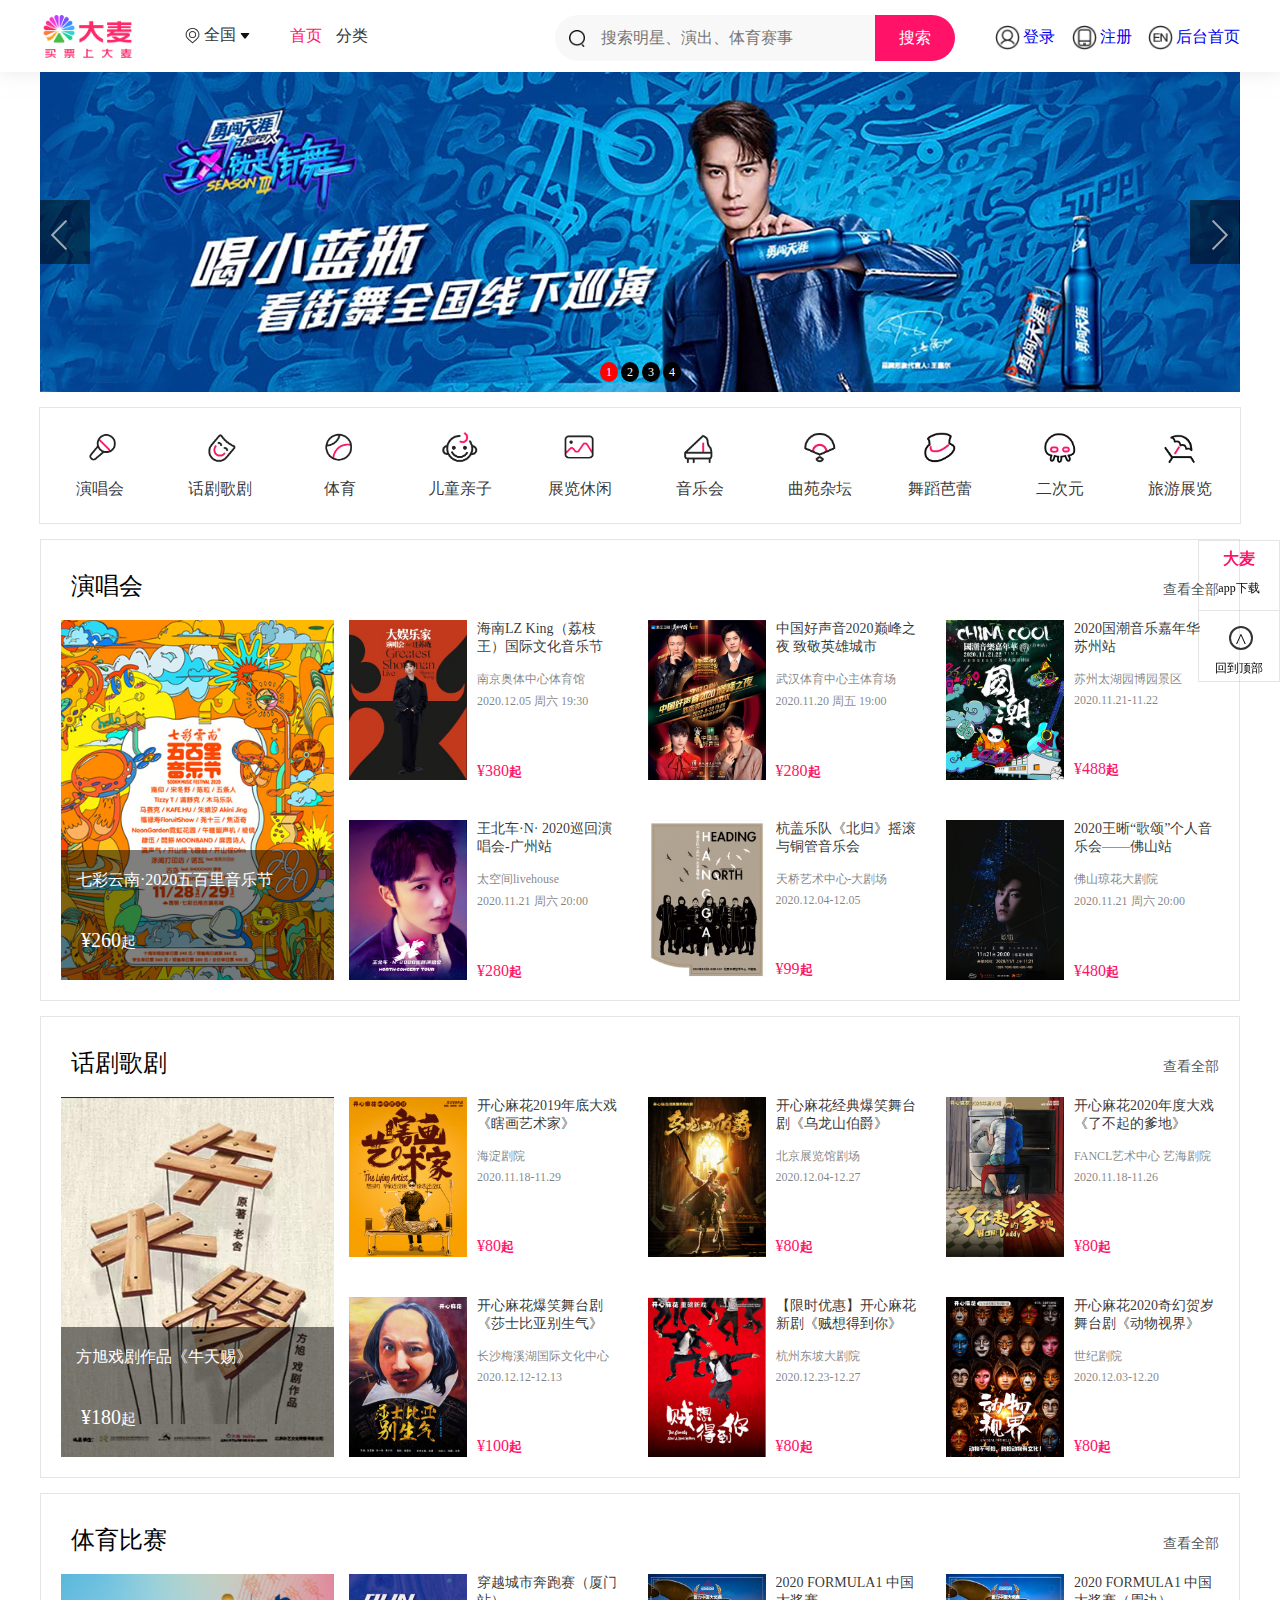
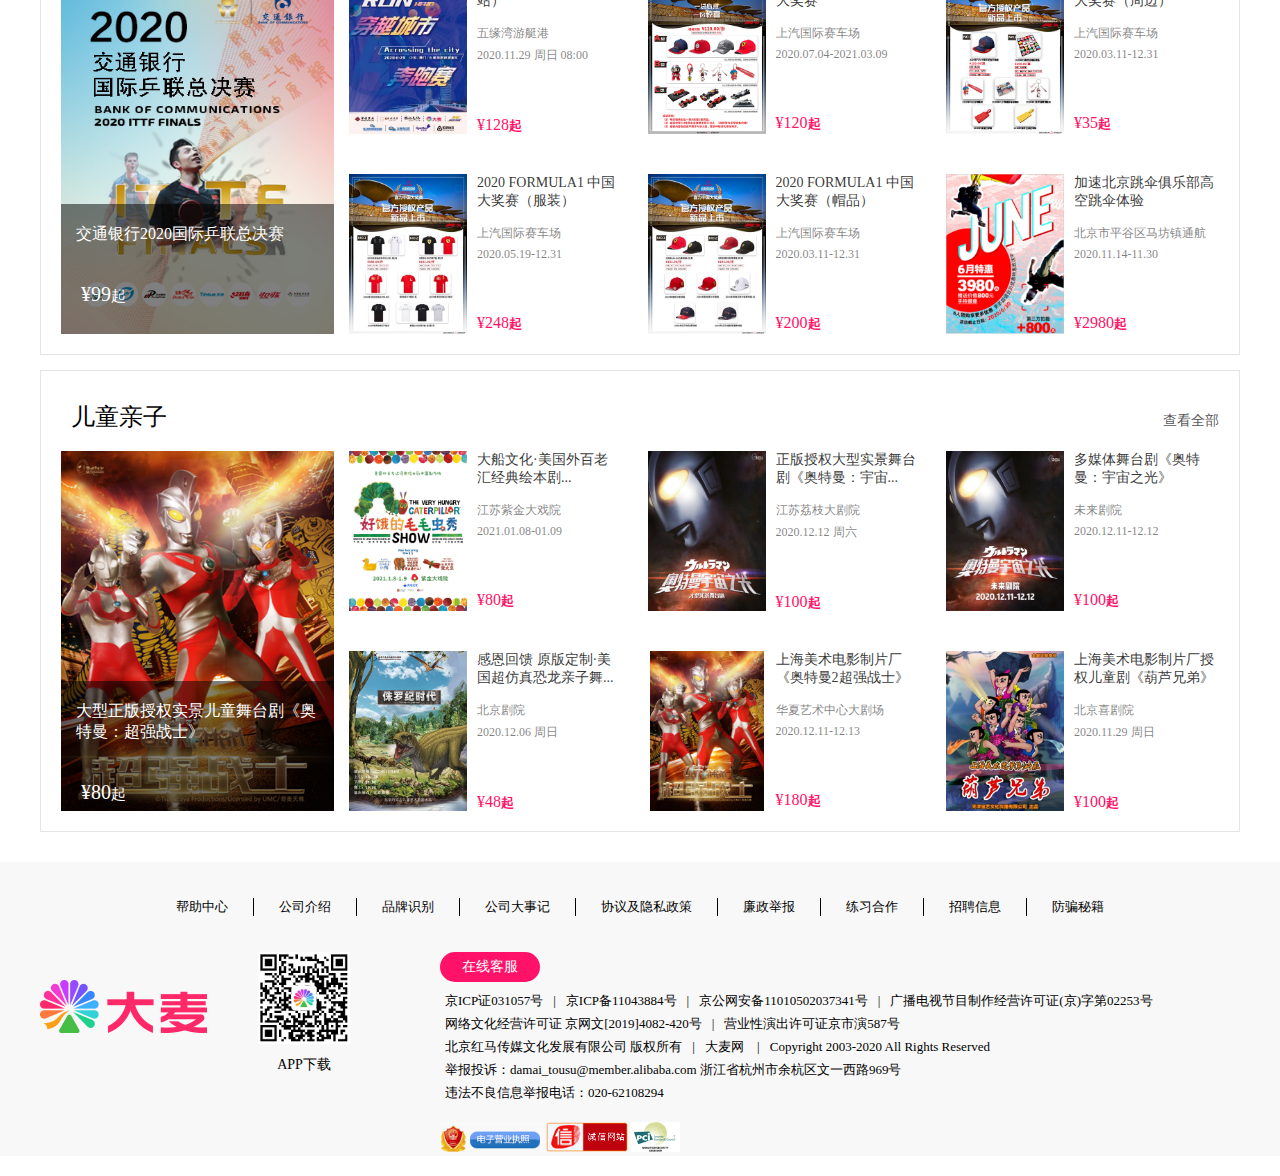
<file: index.html>
<!DOCTYPE html>
<html lang="en">
<head>
    <meta charset="UTF-8">
    <meta name="viewport" content="width=device-width, initial-scale=1.0">
    <link rel="stylesheet" href="./css/reset.css">
    <link rel="stylesheet" href="./css/header.css">
    <link rel="stylesheet" href="./css/container.css">
    <link rel="stylesheet" href="./css/footer.css">
    <link rel="stylesheet" href="./css/side.css">
    <script src="./js/jquery-3.4.1.min.js"></script>
    <script src="./js/index.js"></script>
    <title>大麦网首页</title>
</head>
<body>
    <header id="header">
        <div class="head-middle">
            <div class="con-left">
                <img src="./img/header/logo.png" alt="">
            </div>
            <div class="con-middle">
                <ul class="city">
                    <li class="city-pos">
                        <a href="">
                            <img class="add" src="./img/header/icon02.png" alt="">
                            <span>全国</span>
                            <img class="chose" src="./img/header/icon01.png" alt="">
                            <div class="city-info">
                                <div class="now-city">
                                    <span>当前城市：</span>
                                    <span class="name">全国</span>
                                </div>
                                <div class="hot-city">
                                    <span>热门城市：</span>
                                    <span class="name">全国</span>
                                    <span class="name">北京</span>
                                    <span class="name">上海</span>
                                    <span class="name">深圳</span>
                                    <span class="name">广州</span>
                                    <span class="name">杭州</span>
                                    <span class="name">天津</span>
                                    <span class="name">重庆</span>
                                    <span class="name">成都</span>
                                    <span class="name">中国香港</span>
                                </div>
                                <div class="else-city">
                                    <p>
                                        <span>其他城市：</span>
                                        <span class="name">上海</span>
                                        <span class="name">北京</span>
                                        <span class="name">成都</span>
                                        <span class="name">杭州</span>
                                        <span class="name">深圳</span>
                                        <span class="name">天津</span>
                                        <span class="name">广州</span>
                                        <span class="name">南京</span>
                                        <span class="name">苏安</span>
                                        <span class="name">西安</span>
                                    </p>
                                    <p class="else-name">
                                        <span class="name">武汉</span>
                                        <span class="name">重庆</span>
                                        <span class="name">青岛</span>
                                        <span class="name">大连</span>
                                        <span class="name">长沙</span>
                                        <span class="name">沈阳</span>
                                        <span class="name">宁波</span>
                                        <span class="name">郑州</span>
                                        <span class="name">合肥</span>
                                        <span class="name">厦门</span>
                                    </p>
                                    <p class="else-name">
                                        <span class="name">哈尔滨</span>
                                        <span class="name">昆明</span>
                                        <span class="name">无锡</span>
                                        <span class="name">太原</span>
                                        <span class="name">佛山</span>
                                        <span class="name">南宁</span>
                                        <span class="name">济南</span>
                                        <span class="name">珠海</span>
                                        <span class="name">南昌</span>
                                        <span class="name">长春</span>
                                    </p>
                                    <p class="else-name">
                                        <span class="name">呼和浩特</span>
                                        <span class="name">海口</span>
                                        <span class="name">石家庄</span>
                                        <span class="name">福州</span>
                                        <span class="name">绍兴</span>
                                        <span class="name">惠州</span>
                                        <span class="name">烟台</span>
                                        <span class="name">常州</span>
                                        <span class="name">凉山</span>
                                    </p>
                                    <p class="else-name">
                                        <span class="name">贵阳</span>
                                        <span class="name">包头</span>
                                        <span class="name">衡水</span>
                                        <span class="name">马鞍山</span>
                                        <span class="name">泉州</span>
                                        <span class="name">株洲</span>
                                        <span class="name">东莞</span>
                                        <span class="name">吉安</span>
                                        <span class="name">廊坊</span>
                                        <span class="name">南通</span>
                                    </p>
                                    <p class="else-name">
                                        <span class="name">唐山</span>
                                        <span class="name">兰州</span>
                                        <span class="name">丽水</span>
                                        <span class="name">中山</span>
                                        <span class="name">遵义</span>
                                        <span class="name">黄冈</span>
                                        <span class="name">江门</span>
                                        <span class="name">聊城</span>
                                        <span class="name">柳州</span>
                                        <span class="name">银川</span>
                                    </p>
                                    <p class="else-name">
                                        <span class="name">舟山</span>
                                        <span class="name">滨州</span>
                                        <span class="name">抚州</span>
                                        <span class="name">济宁</span>
                                        <span class="name">洛阳</span>
                                        <span class="name">宁德</span>
                                        <span class="name">鄂尔多斯</span>
                                        <span class="name">河源</span>
                                        <span class="name">嘉兴</span>
                                        <span class="name">金华</span>
                                    </p>
                                    <p class="else-name">
                                        <span class="name">六盘水</span>
                                        <span class="name">营口</span>
                                        <span class="name">鞍山</span>
                                        <span class="name">安康</span>
                                        <span class="name">北海</span>
                                        <span class="name">大理</span>
                                        <span class="name">广州</span>
                                        <span class="name">吉林</span>
                                        <span class="name">九江</span>
                                        <span class="name">辽阳</span>
                                    </p>
                                    <p class="else-name">
                                        <span class="name">临溪</span>
                                        <span class="name">台州</span>
                                        <span class="name">徐州</span>
                                        <span class="name">宜唱</span>
                                        <span class="name">桂林</span>
                                        <span class="name">湖州</span>
                                        <span class="name">丽江</span>
                                        <span class="name">梅州</span>
                                        <span class="name">三亚</span>
                                        <span class="name">宿迁</span>
                                    </p>
                                    <p class="else-name">
                                        <span class="name">泰安</span>
                                        <span class="name">泰州</span>
                                        <span class="name">温州</span>
                                        <span class="name">乌鲁木齐</span>
                                        <span class="name">芜湖</span>
                                        <span class="name">新乡</span>
                                        <span class="name">兴安盟</span>
                                        <span class="name">盐城</span>
                                        <span class="name">中国澳门</span>
                                    </p>
                                    <p class="else-name">
                                        <span class="name">中国香港</span>
                                        <span class="name">雷州</span>
                                        <span class="name">保定</span>
                                        <span class="name">沧州</span>
                                        <span class="name">达州</span>
                                        <span class="name">淮北</span>
                                        <span class="name">拉萨</span>
                                        <span class="name">乐山</span>
                                        <span class="name">连云港</span>
                                    </p>
                                    <p class="else-name">
                                        <span class="name">陵水</span>
                                        <span class="name">绵阳</span>
                                        <span class="name">南充</span>
                                        <span class="name">萍乡</span>
                                        <span class="name">通化</span>
                                        <span class="name">咸阳</span>
                                        <span class="name">邢台</span>
                                        <span class="name">宜春</span>
                                        <span class="name">岳阳</span>
                                        <span class="name">张家口</span>
                                    </p>
                                    <p class="else-name">
                                        <span class="name">湛江</span>
                                        <span class="name">淄博</span>
                                        <span class="name">国际及港澳台</span>
                                    </p>



                                </div>
                            </div>
                        </a>
                    </li>   
                    <li class="msg">
                        <a href="" class="first">首页</a>
                        <a href="">分类</a>
                    </li>                  
                </ul>
            </div>
            <div class="con-search">
                <img src="./img/header/icon04.png" alt="" >
                <input type="search" name="" placeholder="搜索明星、演出、体育赛事">
                <div class="search">搜索</div>
            </div>
            <div class="con-msg">
                <ul class="msg-list">
                    <li class="login">
                        <a href="login.html">
                            <img src="./img/header/icon06.png" alt="">
                            <span>登录</span>
                           
                                <ul class="login-list">
                                    <li>个人信息</li>
                                    <li>账号设置</li>
                                    <li>订单管理</li>
                                </ul>
                        </a>
                    </li>
                    <li class="download">
                        <a href="regist.html">
                            <img src="./img/header/icon03.png" alt="">
                            <span>注册</span>
                            <div class="img"><img src="./img/header/erweima.jpg" alt=""></div>
                        </a>
                    </li>
                    <li class="eng">
                        <a href="./listindex.html">
                            <img src="./img/header/icon05.png" alt="">
                            <span>后台首页</span>
                        </a>
                    </li>
                </ul>
            </div>
        </div>
    </header>
    <div id="container">
        <div class="banner">
            <div class="img"> 
                <ul>
                    <li class="curr"><img src="./img/banner/1.jpg" alt=""></li>
                    <li><img src="./img/banner/2.jpg" alt=""></li>
                    <li><img src="./img/banner/3.jpg" alt=""></li>
                    <li><img src="./img/banner/4.jpg" alt=""></li>
                </ul>
            </div>
            <div class="icon">
                <ul class="icon-list">
                    <li class="first">1</li>
                    <li>2</li>
                    <li>3</li>
                    <li>4</li>
                    
                </ul>
            </div>
            <div class="btn left"></div>
            <div class="btn right"></div>
            
        </div>
        <div class="nav-menu">
            <ul class="nav-list">
                <li>
                    <a href="">
                       <div class="bg-img bg-img0"></div>
                       <p>演唱会</p>
                    </a>
                </li>
                <li>
                    <a href="">
                        <div class="bg-img bg-img1"></div>
                        <p>话剧歌剧</p>
                    </a>
                </li>
                <li>
                    <a href="">
                        <div class="bg-img bg-img2"></div>
                        <p>体育</p>
                    </a>
                </li>
                <li>
                    <a href="">
                        <div class="bg-img bg-img3"></div>
                        <p>儿童亲子</p>
                    </a>
                </li>
                <li>
                    <a href="">
                        <div class="bg-img bg-img4"></div>
                        <p>展览休闲</p>
                    </a>
                </li>
                <li>
                    <a href="">
                        <div class="bg-img bg-img5"></div>
                        <p>音乐会</p>
                    </a>
                </li>
                <li>
                    <a href="">
                        <div class="bg-img bg-img6"></div>
                        <p>曲苑杂坛</p>
                    </a>
                </li>
                <li>
                    <a href="">
                        <div class="bg-img bg-img7"></div>
                        <p>舞蹈芭蕾</p>
                    </a>
                </li>
                <li>
                    <a href="">
                        <div class="bg-img bg-img8"></div>
                        <p>二次元</p>
                    </a>
                </li>
                <li>
                    <a href="">
                        <div class="bg-img bg-img9"></div>
                        <p>旅游展览</p>
                    </a>
                </li>
            </ul>
        </div>
        <div class="singing">
            <div class="title">
                <h2 class="title-name">演唱会</h2>
                <a href='./listall.html' class="find-all">查看全部</a>
            </div>
            <div class="sing-content">
                <div class="left">
                    <img src="./img/content/left-1.jpg" alt="">
                    <div class="sing-info">
                        <p class="left-title">七彩云南·2020五百里音乐节 </p>
                        <p class="left-price">¥260<span class="font">起</span></p>
                    </div>
                </div>
                <div class="right">
                    <ul class="sing-menu">
                        <li>
                            <a href="./singing.html">
                                <div class="img">
                                    <img src="./img/content/1.jpg" alt="">
                                </div>
                                <div class="msg">
                                    <p class="tit">海南LZ King（荔枝王）国际文化音乐节</p>
                                    <p class="address">南京奥体中心体育馆</p>
                                    <p class="time">2020.12.05 周六 19:30</p>
                                    <p class="price">¥380<span class="font">起</span></p>
                                </div>
                            </a>
                        </li>
                        <li>
                            <a href="./singing.html">
                                <div class="img">
                                    <img src="./img/content/2.jpg" alt="">
                                </div>
                                <div class="msg">
                                    <p class="tit">中国好声音2020巅峰之夜 致敬英雄城市</p>
                                    <p class="address">武汉体育中心主体育场</p>
                                    <p class="time">2020.11.20 周五 19:00</p>
                                    <p class="price">¥280<span class="font">起</span></p>
                                </div>
                            </a>
                        </li>
                        <li>
                            <a href="./singing.html">
                                <div class="img">
                                    <img src="./img/content/3.jpg" alt="">
                                </div>
                                <div class="msg">
                                    <p class="tit">2020国潮音乐嘉年华 苏州站</p>
                                    <p class="address">苏州太湖园博园景区</p>
                                    <p class="time">2020.11.21-11.22</p>
                                    <p class="price">¥488<span class="font">起</span></p>
                                </div>
                            </a>
                        </li>
                        <li>
                            <a href="./singing.html">
                                <div class="img">
                                    <img src="./img/content/4.png" alt="">
                                </div>
                                <div class="msg">
                                    <p class="tit">王北车·N· 2020巡回演唱会-广州站</p>
                                    <p class="address">太空间livehouse</p>
                                    <p class="time">2020.11.21 周六 20:00</p>
                                    <p class="price">¥280<span class="font">起</span></p>
                                </div>
                            </a>
                        </li>
                        <li>
                            <a href="./singing.html">
                                <div class="img">
                                    <img src="./img/content/5.jpg" alt="">
                                </div>
                                <div class="msg">
                                    <p class="tit">杭盖乐队《北归》摇滚与铜管音乐会</p>
                                    <p class="address">天桥艺术中心-大剧场</p>
                                    <p class="time">2020.12.04-12.05</p>
                                    <p class="price">¥99<span class="font">起</span></p>
                                </div>
                            </a>
                        </li>
                        <li>
                            <a href="./singing.html">
                                <div class="img">
                                    <img src="./img/content/6.jpg" alt="">
                                </div>
                                <div class="msg">
                                    <p class="tit">2020王晰“歌颂”个人音乐会——佛山站</p>
                                    <p class="address">佛山琼花大剧院</p>
                                    <p class="time">2020.11.21 周六 20:00</p>
                                    <p class="price">¥480<span class="font">起</span></p>
                                </div>
                            </a>
                        </li>
                    </ul>
                </div>
            </div>
        </div>
        <div class="opera-drama">
            <div class="title">
                <h2 class="title-name">话剧歌剧</h2>
                <a href='./listall.html' class="find-all">查看全部</a>
            </div>
            <div class="opera-drama-content">
                <div class="left">
                    <img src="./img/content/left-2.png" alt="">
                    <div class="sing-info">
                        <p class="left-title">方旭戏剧作品《牛天赐》</p>
                        <p class="left-price">¥180<span class="font">起</span></p>
                    </div>
                </div>
                <div class="right">
                    <ul class="opera-drama-menu">
                        <li>
                            <a href="./sport.html">
                                <div class="img">
                                    <img src="./img/content/7.jpg" alt="">
                                </div>
                                <div class="msg">
                                    <p class="tit">开心麻花2019年底大戏《瞎画艺术家》</p>
                                    <p class="address">海淀剧院</p>
                                    <p class="time">2020.11.18-11.29</p>
                                    <p class="price">¥80<span class="font">起</span></p>
                                </div>
                            </a>
                        </li>
                        <li>
                            <a href="./sport.html">
                                <div class="img">
                                    <img src="./img/content/8.jpg" alt="">
                                </div>
                                <div class="msg">
                                    <p class="tit">开心麻花经典爆笑舞台剧《乌龙山伯爵》</p>
                                    <p class="address">北京展览馆剧场</p>
                                    <p class="time">2020.12.04-12.27</p>
                                    <p class="price">¥80<span class="font">起</span></p>
                                </div>
                            </a>
                        </li>
                        <li>
                            <a href="./sport.html">
                                <div class="img">
                                    <img src="./img/content/9.jpg" alt="">
                                </div>
                                <div class="msg">
                                    <p class="tit">开心麻花2020年度大戏《了不起的爹地》</p>
                                    <p class="address">FANCL艺术中心 艺海剧院</p>
                                    <p class="time">2020.11.18-11.26</p>
                                    <p class="price">¥80<span class="font">起</span></p>
                                </div>
                            </a>
                        </li>
                        <li>
                            <a href="./sport.html">
                                <div class="img">
                                    <img src="./img/content/10.jpg" alt="">
                                </div>
                                <div class="msg">
                                    <p class="tit">开心麻花爆笑舞台剧《莎士比亚别生气》</p>
                                    <p class="address">长沙梅溪湖国际文化中心</p>
                                    <p class="time">2020.12.12-12.13</p>
                                    <p class="price">¥100<span class="font">起</span></p>
                                </div>
                            </a>
                        </li>
                        <li>
                            <a href="./sport.html">
                                <div class="img">
                                    <img src="./img/content/11.png" alt="">
                                </div>
                                <div class="msg">
                                    <p class="tit">【限时优惠】开心麻花新剧《贼想得到你》</p>
                                    <p class="address">杭州东坡大剧院</p>
                                    <p class="time">2020.12.23-12.27</p>
                                    <p class="price">¥80<span class="font">起</span></p>
                                </div>
                            </a>
                        </li>
                        <li>
                            <a href="./sport.html">
                                <div class="img">
                                    <img src="./img/content/12.jpg" alt="">
                                </div>
                                <div class="msg">
                                    <p class="tit">开心麻花2020奇幻贺岁舞台剧《动物视界》</p>
                                    <p class="address">世纪剧院</p>
                                    <p class="time">2020.12.03-12.20</p>
                                    <p class="price">¥80<span class="font">起</span></p>
                                </div>
                            </a>
                        </li>
                    </ul>
                </div>
            </div>
        </div>
        <div class="sports">
            <div class="title">
                <h2 class="title-name">体育比赛</h2>
                <a href='./listall.html' class="find-all">查看全部</a>
            </div>
            <div class="sports-content">
                <div class="left">
                    <img src="./img/content/left-3.jpg" alt="">
                    <div class="sing-info">
                        <p class="left-title">交通银行2020国际乒联总决赛  </p>
                        <p class="left-price">¥99<span class="font">起</span></p>
                    </div>
                </div>
                <div class="right">
                    <ul class="sports-menu">
                        <li>
                            <a href="./sport.html">
                                <div class="img">
                                    <img src="./img/content/13.jpg" alt="">
                                </div>
                                <div class="msg">
                                    <p class="tit">穿越城市奔跑赛（厦门站）</p>
                                    <p class="address">五缘湾游艇港</p>
                                    <p class="time">2020.11.29 周日 08:00</p>
                                    <p class="price">¥128<span class="font">起</span></p>
                                </div>
                            </a>
                        </li>
                        <li>
                            <a href="./sport.html">
                                <div class="img">
                                    <img src="./img/content/14.jpg" alt="">
                                </div>
                                <div class="msg">
                                    <p class="tit">2020 FORMULA1 中国大奖赛</p>
                                    <p class="address">上汽国际赛车场</p>
                                    <p class="time">2020.07.04-2021.03.09</p>
                                    <p class="price">¥120<span class="font">起</span></p>
                                </div>
                            </a>
                        </li>
                        <li>
                            <a href="./sport.html">
                                <div class="img">
                                    <img src="./img/content/15.jpg" alt="">
                                </div>
                                <div class="msg">
                                    <p class="tit">2020 FORMULA1 中国大奖赛（周边）</p>
                                    <p class="address">上汽国际赛车场</p>
                                    <p class="time">2020.03.11-12.31</p>
                                    <p class="price">¥35<span class="font">起</span></p>
                                </div>
                            </a>
                        </li>
                        <li>
                            <a href="./sport.html">
                                <div class="img">
                                    <img src="./img/content/16.jpg" alt="">
                                </div>
                                <div class="msg">
                                    <p class="tit">2020 FORMULA1 中国大奖赛（服装）</p>
                                    <p class="address">上汽国际赛车场</p>
                                    <p class="time">2020.05.19-12.31</p>
                                    <p class="price">¥248<span class="font">起</span></p>
                                </div>
                            </a>
                        </li>
                        <li>
                            <a href="./sport.html">
                                <div class="img">
                                    <img src="./img/content/17.jpg" alt="">
                                </div>
                                <div class="msg">
                                    <p class="tit">2020 FORMULA1 中国大奖赛（帽品）</p>
                                    <p class="address">上汽国际赛车场</p>
                                    <p class="time">2020.03.11-12.31</p>
                                    <p class="price">¥200<span class="font">起</span></p>
                                </div>
                            </a>
                        </li>
                        <li>
                            <a href="./sport.html">
                                <div class="img">
                                    <img src="./img/content/18.png" alt="">
                                </div>
                                <div class="msg">
                                    <p class="tit">加速北京跳伞俱乐部高空跳伞体验</p>
                                    <p class="address">北京市平谷区马坊镇通航</p>
                                    <p class="time">2020.11.14-11.30</p>
                                    <p class="price">¥2980<span class="font">起</span></p>
                                </div>
                            </a>
                        </li>
                    </ul>
                </div>
            </div>
        </div>
        <div class="child">
            <div class="title">
                <h2 class="title-name">儿童亲子</h2>
                <a href='./listall.html' class="find-all">查看全部</a>
            </div>
            <div class="child-content">
                <div class="left">
                    <img src="./img/content/left-4.png" alt="">
                    <div class="sing-info">
                        <p class="left-title">大型正版授权实景儿童舞台剧《奥特曼：超强战士》  </p>
                        <p class="left-price">¥80<span class="font">起</span></p>
                    </div>
                </div>
                <div class="right">
                    <ul class="child-menu">
                        <li>
                            <a href="./singing.html">
                                <div class="img">
                                    <img src="./img/content/19.png" alt="">
                                </div>
                                <div class="msg">
                                    <p class="tit">大船文化·美国外百老汇经典绘本剧...</p>
                                    <p class="address">江苏紫金大戏院</p>
                                    <p class="time">2021.01.08-01.09</p>
                                    <p class="price">¥80<span class="font">起</span></p>
                                </div>
                            </a>
                        </li>
                        <li>
                            <a href="./singing.html">
                                <div class="img">
                                    <img src="./img/content/20.png" alt="">
                                </div>
                                <div class="msg">
                                    <p class="tit">正版授权大型实景舞台剧《奥特曼：宇宙...</p>
                                    <p class="address">江苏荔枝大剧院</p>
                                    <p class="time">2020.12.12 周六</p>
                                    <p class="price">¥100<span class="font">起</span></p>
                                </div>
                            </a>
                        </li>
                        <li>
                            <a href="./singing.html">
                                <div class="img">
                                    <img src="./img/content/21.png" alt="">
                                </div>
                                <div class="msg">
                                    <p class="tit">多媒体舞台剧《奥特曼：宇宙之光》</p>
                                    <p class="address">未来剧院</p>
                                    <p class="time">2020.12.11-12.12</p>
                                    <p class="price">¥100<span class="font">起</span></p>
                                </div>
                            </a>
                        </li>
                        <li>
                            <a href="./singing.html">
                                <div class="img">
                                    <img src="./img/content/22.jpg" alt="">
                                </div>
                                <div class="msg">
                                    <p class="tit">感恩回馈 原版定制·美国超仿真恐龙亲子舞...</p>
                                    <p class="address">北京剧院</p>
                                    <p class="time">2020.12.06 周日</p>
                                    <p class="price">¥48<span class="font">起</span></p>
                                </div>
                            </a>
                        </li>
                        <li>
                            <a href="./singing.html">
                                <div class="img">
                                    <img src="./img/content/23.png" alt="">
                                </div>
                                <div class="msg">
                                    <p class="tit">上海美术电影制片厂《奥特曼2超强战士》</p>
                                    <p class="address">华夏艺术中心大剧场</p>
                                    <p class="time">2020.12.11-12.13</p>
                                    <p class="price">¥180<span class="font">起</span></p>
                                </div>
                            </a>
                        </li>
                        <li>
                            <a href="./singing.html">
                                <div class="img">
                                    <img src="./img/content/24.jpg" alt="">
                                </div>
                                <div class="msg">
                                    <p class="tit">上海美术电影制片厂授权儿童剧《葫芦兄弟》</p>
                                    <p class="address">北京喜剧院</p>
                                    <p class="time">2020.11.29 周日</p>
                                    <p class="price">¥100<span class="font">起</span></p>
                                </div>
                            </a>
                        </li>
                    </ul>
                </div>
            </div>
        </div>
    </div>
    <div id="side">
        <div class="download-app">
            <p class="damai">大麦</p>
            <p class="app-down">app下载</p>
            <div class="img-app">
                <img src="./img/side/erweima.jpg" alt="">
            </div>
        </div>
        <div class="top">
            <p class="icon">^</p>
            <p class="back-top"><a href="#header"> 回到顶部</a></p>
        </div>
    </div>
    <footer id="footer">
        <div class="foot-links">
            <ul class="links-menu">
                <li><a href="">帮助中心</a></li>
                <li><a href="">公司介绍</a></li>
                <li><a href="">品牌识别</a></li>
                <li><a href="">公司大事记</a></li>
                <li><a href="">协议及隐私政策</a></li>
                <li><a href="">廉政举报</a></li>
                <li><a href="">练习合作</a></li>
                <li><a href="">招聘信息</a></li>
                <li><a href="">防骗秘籍</a></li>
            </ul>
        </div>
        <div class="foot-msg">
            <div class="foot-msg-left clearfix">
                <div class="damai"><img src="./img/footer/foot02.png" alt=""></div>
                <div class="app">
                    <img src="./img/footer/app.jpg" alt="">
                    <p>APP下载</p>
                </div>
            </div>
            <div class="foot-msg-right">
                <ul>
                    <li class="line-people">
                        <a href=""> 
                            <p>在线客服</p>
                        </a>
                    </li>
                    <li class="words">
                        <a href="">
                           <span class="font">京ICP证031057号</span><span>|</span><span class="font">京ICP备11043884号</span><span>|</span><span class="font">京公网安备11010502037341号</span><span>|</span><span class="font">广播电视节目制作经营许可证(京)字第02253号</span>
                        </a>
                    </li>
                    <li class="words">
                        <a href="">
                           <span class="font">网络文化经营许可证 京网文[2019]4082-420号</span><span>|</span><span class="font">营业性演出许可证京市演587号</span>
                        </a>
                    </li>
                    <li class="words">
                        <span class="font">北京红马传媒文化发展有限公司 版权所有</span><span>|</span><span class="font">大麦网</span> <span>|</span><span class="font">Copyright 2003-2020 All Rights Reserved</span>
                    </li>
                    <li class="words">
                        <span class="font">举报投诉：damai_tousu@member.alibaba.com   浙江省杭州市余杭区文一西路969号</span>
                    </li>
                    <li class="words">
                        <span class="font">违法不良信息举报电话：020-62108294</span>
                    </li>
                    <li class="police-img">
                        <a href=""><img src="./img/footer/foot04.png" alt=""></a>                    
                        <a href=""><img src="./img/footer/foot01.png" alt=""></a>                        
                        <a href=""><img src="./img/footer/foot03.png" alt="">  </a>                    
                    </li>
                </ul>
            </div>
        </div>
    </footer>
</body>
</html>
</file>
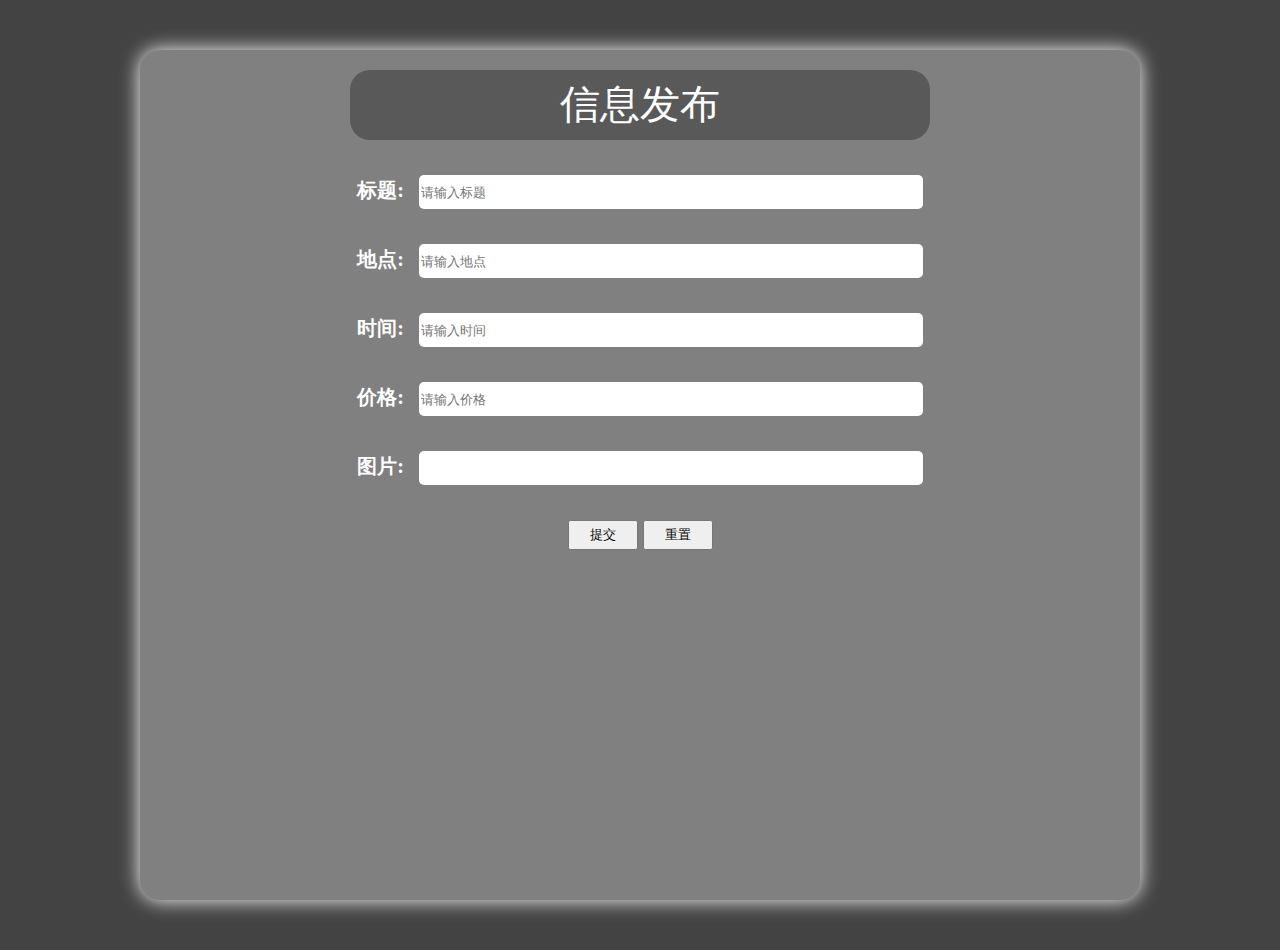
<file: add.html>
<!DOCTYPE html>
<html>
<head>
	<title>发布页</title>
	<meta charset="utf-8">
	<link rel="stylesheet" type="text/css" href="./css/reset.css">
	<style type="text/css">
		body{
			background-color: #434343;
		}

		#container{
			width: 100%;
		}
		#box{
			width: 1000px;
			height: 850px;
			margin: 50px auto;
			/*background-color: #fff;*/

		}
		#form{
			width: 1000px;
			height: 850px;
			padding: 20px;
			margin:auto;
			box-sizing: border-box;
			background-color: gray;
			color: #fff;
			font-size: 20px;
			border-radius: 20px;
			box-shadow: 0 0 20px rgba(255,255,255,1);
		}
		#form .tit{
			width: 580px;
			height: 70px;
			margin: auto;
			background-color: rgba(0,0,0,.3);
			text-align: center;
			font-size: 40px;
			line-height: 70px;
			border-radius: 20px;
		}
		#form ul li{
			margin-top: 35px;
			text-align: center;
		}
		#form ul li label{
			font-weight: 600;
		}
		#form ul li input{
			display: inline-block;
			width: 500px;
			height: 30px;
			border: 2px solid transparent;
			border-radius: 5px;
			margin-left: 10px;
			outline: none;

		}
		#form ul li input:focus{
			border: 2px solid rgba(0,0,0,1);
			
		}
		#form ul li button{
			display: inline-block;
			width: 70px;
			height: 30px;
			cursor: pointer;
		}
		#form ul li button:hover{
			color:#ff6700;
		}
	</style>
</head>
<body>
	<div id="container">
		<div id="box">

			<form id="form" action="" method="post">
				<div class="tit">信息发布</div>
				<ul>
					<li>
						<label for="title">标题:</label>
						<input type="text" name="title" placeholder="请输入标题" id="title">
					</li>
					<li>
						<label for="address">地点:</label>
						<input type="text" name="address" placeholder="请输入地点" id="address">
					</li>
					<li>
						<label for="time">时间:</label>
						<input type="text" name="time" placeholder="请输入时间" id="time">
					</li>
					<li>
						<label for="price">价格:</label>
						<input type="text" name="price" placeholder="请输入价格" id="price">
					</li>
					<li>
						<label for="image">图片:</label>
						<input type="text" name="image" placeholder="" id="image">
					</li>
					<li>
						<button type="submit" class="sub" name="sub">提交</button>
						<button type="reset" class="reset" name="reset">重置</button>
					</li>
				</ul>
			</form>	
		</div>
	</div>
</body>
</html>
</file>
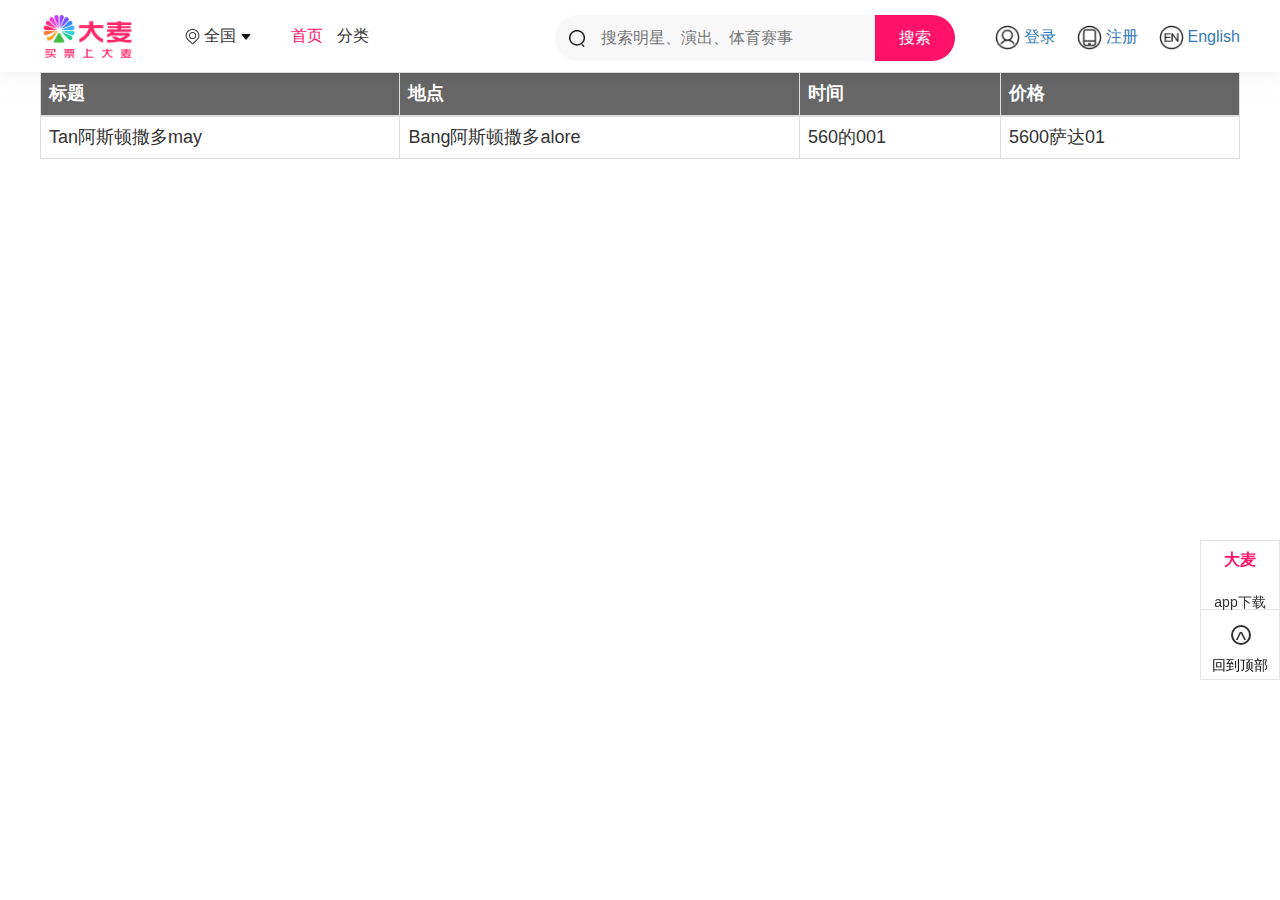
<file: listall.html>
<!DOCTYPE html>
<html lang="en">
<head>
    <meta charset="UTF-8">
    <meta name="viewport" content="width=device-width, initial-scale=1.0">
    <link rel="stylesheet" href="./css/reset.css">
    <link rel="stylesheet" href="./css/header.css">
    <link rel="stylesheet" href="./css/side.css">
    <link rel="stylesheet" href="https://cdn.staticfile.org/twitter-bootstrap/3.3.7/css/bootstrap.min.css">
    <link rel="stylesheet" href="./bootstrap/css/bootstrap.min.css">
    <title>列表页</title>
</head>
<body>
    <header id="header">
        <div class="head-middle">
            <div class="con-left">
                <img src="./img/header/logo.png" alt="">
            </div>
            <div class="con-middle">
                <ul class="city">
                    <li class="city-pos">
                        <a href="">
                            <img class="add" src="./img/header/icon02.png" alt="">
                            <span>全国</span>
                            <img class="chose" src="./img/header/icon01.png" alt="">
                            <div class="city-info">
                                <div class="now-city">
                                    <span>当前城市：</span>
                                    <span class="name">全国</span>
                                </div>
                                <div class="hot-city">
                                    <span>热门城市：</span>
                                    <span class="name">全国</span>
                                    <span class="name">北京</span>
                                    <span class="name">上海</span>
                                    <span class="name">深圳</span>
                                    <span class="name">广州</span>
                                    <span class="name">杭州</span>
                                    <span class="name">天津</span>
                                    <span class="name">重庆</span>
                                    <span class="name">成都</span>
                                    <span class="name">中国香港</span>
                                </div>
                                <div class="else-city">
                                    <p>
                                        <span>其他城市：</span>
                                        <span class="name">上海</span>
                                        <span class="name">北京</span>
                                        <span class="name">成都</span>
                                        <span class="name">杭州</span>
                                        <span class="name">深圳</span>
                                        <span class="name">天津</span>
                                        <span class="name">广州</span>
                                        <span class="name">南京</span>
                                        <span class="name">苏安</span>
                                        <span class="name">西安</span>
                                    </p>
                                    <p class="else-name">
                                        <span class="name">武汉</span>
                                        <span class="name">重庆</span>
                                        <span class="name">青岛</span>
                                        <span class="name">大连</span>
                                        <span class="name">长沙</span>
                                        <span class="name">沈阳</span>
                                        <span class="name">宁波</span>
                                        <span class="name">郑州</span>
                                        <span class="name">合肥</span> 
                                        <span class="name">厦门</span>
                                    </p>
                                    <p class="else-name">
                                        <span class="name">哈尔滨</span>
                                        <span class="name">昆明</span>
                                        <span class="name">无锡</span>
                                        <span class="name">太原</span>
                                        <span class="name">佛山</span>
                                        <span class="name">南宁</span>
                                        <span class="name">济南</span>
                                        <span class="name">珠海</span>
                                        <span class="name">南昌</span>
                                        <span class="name">长春</span>
                                    </p>
                                    <p class="else-name">
                                        <span class="name">呼和浩特</span>
                                        <span class="name">海口</span>
                                        <span class="name">石家庄</span>
                                        <span class="name">福州</span>
                                        <span class="name">绍兴</span>
                                        <span class="name">惠州</span>
                                        <span class="name">烟台</span>
                                        <span class="name">常州</span>
                                        <span class="name">凉山</span>
                                    </p>
                                    <p class="else-name">
                                        <span class="name">贵阳</span>
                                        <span class="name">包头</span>
                                        <span class="name">衡水</span>
                                        <span class="name">马鞍山</span>
                                        <span class="name">泉州</span>
                                        <span class="name">株洲</span>
                                        <span class="name">东莞</span>
                                        <span class="name">吉安</span>
                                        <span class="name">廊坊</span>
                                        <span class="name">南通</span>
                                    </p>
                                    <p class="else-name">
                                        <span class="name">唐山</span>
                                        <span class="name">兰州</span>
                                        <span class="name">丽水</span>
                                        <span class="name">中山</span>
                                        <span class="name">遵义</span>
                                        <span class="name">黄冈</span>
                                        <span class="name">江门</span>
                                        <span class="name">聊城</span>
                                        <span class="name">柳州</span>
                                        <span class="name">银川</span>
                                    </p>
                                    <p class="else-name">
                                        <span class="name">舟山</span>
                                        <span class="name">滨州</span>
                                        <span class="name">抚州</span>
                                        <span class="name">济宁</span>
                                        <span class="name">洛阳</span>
                                        <span class="name">宁德</span>
                                        <span class="name">鄂尔多斯</span>
                                        <span class="name">河源</span>
                                        <span class="name">嘉兴</span>
                                        <span class="name">金华</span>
                                    </p>
                                    <p class="else-name">
                                        <span class="name">六盘水</span>
                                        <span class="name">营口</span>
                                        <span class="name">鞍山</span>
                                        <span class="name">安康</span>
                                        <span class="name">北海</span>
                                        <span class="name">大理</span>
                                        <span class="name">广州</span>
                                        <span class="name">吉林</span>
                                        <span class="name">九江</span>
                                        <span class="name">辽阳</span>
                                    </p>
                                    <p class="else-name">
                                        <span class="name">临溪</span>
                                        <span class="name">台州</span>
                                        <span class="name">徐州</span>
                                        <span class="name">宜唱</span>
                                        <span class="name">桂林</span>
                                        <span class="name">湖州</span>
                                        <span class="name">丽江</span>
                                        <span class="name">梅州</span>
                                        <span class="name">三亚</span>
                                        <span class="name">宿迁</span>
                                    </p>
                                    <p class="else-name">
                                        <span class="name">泰安</span>
                                        <span class="name">泰州</span>
                                        <span class="name">温州</span>
                                        <span class="name">乌鲁木齐</span>
                                        <span class="name">芜湖</span>
                                        <span class="name">新乡</span>
                                        <span class="name">兴安盟</span>
                                        <span class="name">盐城</span>
                                        <span class="name">中国澳门</span>
                                    </p>
                                    <p class="else-name">
                                        <span class="name">中国香港</span>
                                        <span class="name">雷州</span>
                                        <span class="name">保定</span>
                                        <span class="name">沧州</span>
                                        <span class="name">达州</span>
                                        <span class="name">淮北</span>
                                        <span class="name">拉萨</span>
                                        <span class="name">乐山</span>
                                        <span class="name">连云港</span>
                                    </p>
                                    <p class="else-name">
                                        <span class="name">陵水</span>
                                        <span class="name">绵阳</span>
                                        <span class="name">南充</span>
                                        <span class="name">萍乡</span>
                                        <span class="name">通化</span>
                                        <span class="name">咸阳</span>
                                        <span class="name">邢台</span>
                                        <span class="name">宜春</span>
                                        <span class="name">岳阳</span>
                                        <span class="name">张家口</span>
                                    </p>
                                    <p class="else-name">
                                        <span class="name">湛江</span>
                                        <span class="name">淄博</span>
                                        <span class="name">国际及港澳台</span>
                                    </p>



                                </div>
                            </div>
                        </a>
                    </li>   
                    <li class="msg">
                        <a href="index.html" class="first">首页</a>
                        <a href="">分类</a>
                    </li>                  
                </ul>
            </div>
            <div class="con-search">
                <img src="./img/header/icon04.png" alt="" >
                <input type="search" name="" placeholder="搜索明星、演出、体育赛事">
                <div class="search">搜索</div>
            </div>
            <div class="con-msg">
                <ul class="msg-list">
                    <li class="login">
                        <a href="login.html">
                            <img src="./img/header/icon06.png" alt="">
                            <span>登录</span>
                           
                                <ul class="login-list">
                                    <li>个人信息</li>
                                    <li>账号设置</li>
                                    <li>订单管理</li>
                                </ul>
                        </a>
                    </li>
                    <li class="download">
                        <a href="">
                            <img src="./img/header/icon03.png" alt="">
                            <span>注册</span>
                            <div class="img"><img src="./img/header/erweima.jpg" alt=""></div>
                        </a>
                    </li>
                    <li class="eng">
                        <a href="">
                            <img src="./img/header/icon05.png" alt="">
                            <span>English</span>
                        </a>
                    </li>
                </ul>
            </div>
        </div>
    </header>
    <div id="table" > 
        <table class="table table-bordered" style="width: 1200px;margin: auto;font-size: 18px;">
            <thead>
                <tr style="background-color: rgba(0,0,0,.6); color: #fff;">
                    <th>标题</th>
                    <th>地点</th>
                    <th>时间</th>
                    <th>价格</th>
                </tr>
            </thead>
            <tbody>
                <tr>
                    <td>Tan阿斯顿撒多may</td>
                    <td>Bang阿斯顿撒多alore</td>
                    <td>560的001</td>
                    <td>5600萨达01</td>
                </tr>
                
            </tbody>
        </table>
    </div>

    <div id="side">
        <div class="download-app">
            <p class="damai">大麦</p>
            <p class="app-down">app下载</p>
            <div class="img-app">
                <img src="./img/side/erweima.jpg" alt="">
            </div>
        </div>
        <div class="top">
            <p class="icon">^</p>
            <p class="back-top"><a href="#header"> 回到顶部</a></p>
        </div>
    </div>
</body>
</html>
</file>
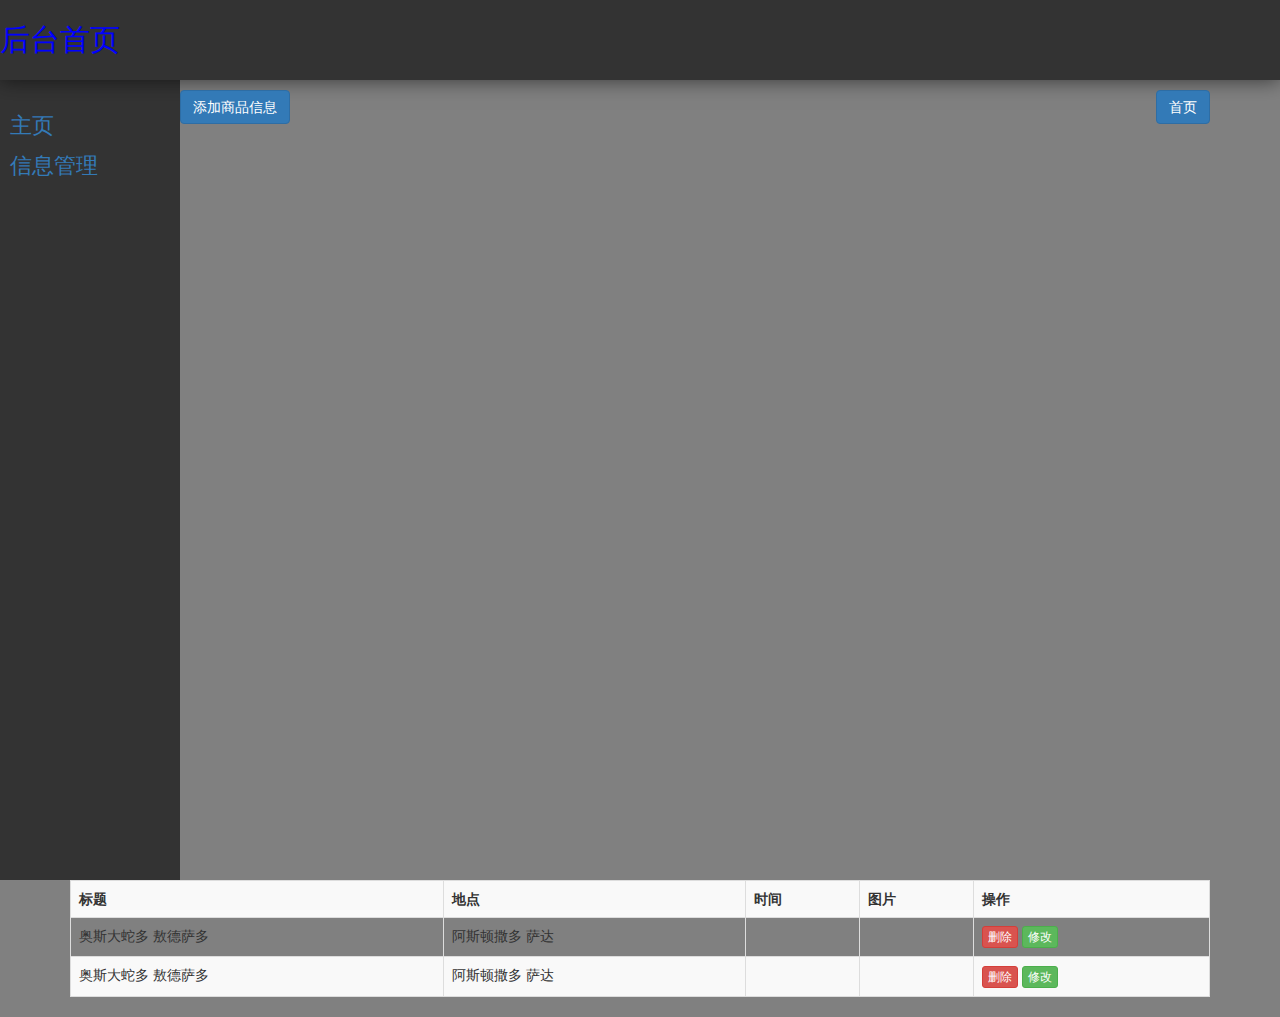
<file: listindex.html>
<!DOCTYPE html>
<html lang="en">
<head>
	<meta charset="UTF-8">
	<title>后台首页</title>
	<link rel="stylesheet" href="https://cdn.jsdelivr.net/npm/bootstrap@3.3.7/dist/css/bootstrap.min.css">
	<link rel="stylesheet" href="./bootstrap/css/bootstrap.min.css">
	<link rel="stylesheet" href="./css/reset.css">
	<style>
		body{
			background-color: gray;
		}
		header{
			user-select: none;
			width: 100%;
			height: 80px;
			color: blue;
			box-shadow:0 0 20px rgba(0,0,0,.6);
			line-height: 80px;
			font-size: 30px;
			background-color: rgba(0,0,0,.6);
			cursor: pointer;
		}
		#left{
			float: left;
			width: 180px;
			height: 800px;
			color: #fff;
			background-color: rgba(0,0,0,.6);

		}
		#left ul{
			width: 100%;
			margin-top: 20px;
		}
		#left ul li{
			width: 100%;
			height: 30px;
			text-align: left;
			font-size: 22px;
			padding: 10px;
			box-sizing: border-box;
		}
		#left ul li+li{
			margin-top: 10px;
		}
		table .tit{
			background-color: rgba(0,0,0,.6);
		}
		.container{
			margin-top: 10px;
		}
		h6{
			display: inline-block;
			
		}
		h6+h6{
			margin-left: 10px;
		}
	</style>
</head>
<body>
	<header>后台首页</header>
	<div id="left">
		<ul class="left-list">
			<li><a href=""> 主页</a></li>
			<li><a href=""> 信息管理</a></li>
		</ul>
	</div>
	<div class="container">
		<h6  style="margin-bottom:15px;">
			<a href="add.html" class="btn btn-primary">添加商品信息</a>
		</h6>
		<h6  style="margin-bottom:15px;float: right;">
			<a href="index.html" class="btn btn-primary">首页</a>
		</h6>
		<table class="table table-striped table-bordered" >
			<tr class="tit">
				<th>标题</th>
				<th>地点</th>
				<th>时间</th>
				<th>图片</th>
				<th>操作</th>
			</tr>
			<tr>
				<td>奥斯大蛇多  敖德萨多</td>
				<td>阿斯顿撒多 萨达</td>
				<td></td>
				<td></td>
				<td>
					<a href="" class="btn btn-danger btn-xs">删除</a>
					<a href="" class="btn btn-success btn-xs">修改</a>
				</td>
			</tr>
			<tr>
				<td>奥斯大蛇多  敖德萨多</td>
				<td>阿斯顿撒多 萨达</td>
				<td></td>
				<td></td>
				<td>
					<a href="update.html" class="btn btn-danger btn-xs">删除</a>
					<a href="update.html" class="btn btn-success btn-xs">修改</a>
				</td>
			</tr>
			
		</table>
	</div>
</body>
</html>
</file>
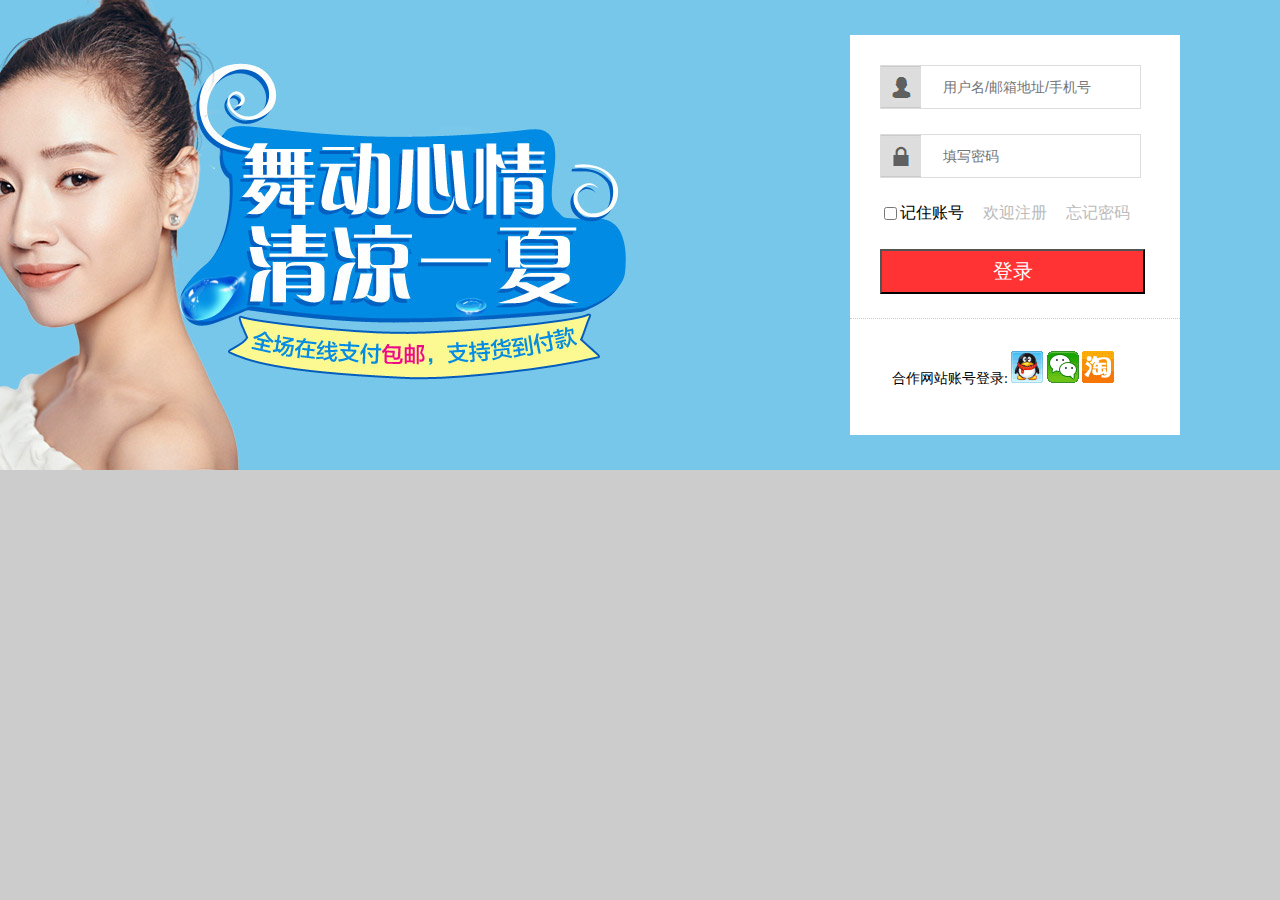
<file: login.html>
<!DOCTYPE html>
<html lang="en">
<head>
    <meta charset="UTF-8">
    <meta name="viewport" content="width=device-width, initial-scale=1.0">
    <title>登录页</title>
    <style>
        body,ul,li,p{
            margin: 0;
            padding: 0;
        }
        body{
            background-color: rgba(0,0,0,.2);
        }
        ul{
            list-style: none;
        }
        a{
            text-decoration: none;
        }
        #login{
            position: relative;
            width: 100%;
            height: 470px;
            margin: auto;
            background: url(./img/login/dlbg.jpg) no-repeat top center;
        }
        #login .main{
            position: absolute;
            top: 50%;
            right: 100px;
            width: 330px;
            height: 400px;
            margin-top: -200px;
           
            background-color: #fff;
            box-sizing: border-box;
        }
        #login .main ul{
            border-bottom: 1px dotted #ccc;
            padding: 30px 30px 25px;
        }
        #login .main ul li+li{
            margin-top: 25px;
        }
        #login .main .main-cont li.user >input{
            width: 255px;
            height: 40px;
            border: 1px solid #ddd;
            text-indent: 60px;
            line-height: 40px;
            font-size: 14px;
            background: url(./img/login/zhanghao.jpg) no-repeat 0 -1px;
        }
        #login .main .main-cont li.pwd >input{
            width: 255px;
            height: 40px;
            border: 1px solid #ddd;
            text-indent: 60px;
            line-height: 40px;
            font-size: 14px;
            background: url(./img/login/mima.jpg) no-repeat 0 -1px;
        }
        #login .main .main-cont li.user-tips input{
            vertical-align: -2px;   
        }
        #login .main .main-cont li.user-tips a{
            margin-left: 15px;
            color:#bbb;
        }
        #login .main .main-cont li.user-tips a:hover{
            color: red;
            text-decoration: underline;
        }
        #login .main .main-cont li.img-login{
            width: 255px;
            height: 44px;
            /* background: url(./img/login/but.jpg) no-repeat; */
            cursor: pointer;
        }
        #login .main .main-cont li.img-login input{
            display: block;
            width: 265px;
            height: 45px;
            font-size: 20px;
            color: #fff;
            background-color: rgba(255, 0, 0, .8);
            opacity: 1;
            cursor: pointer;
        }
        #login .main .main-cont li.img-login input:hover{
            opacity: .6;
        }
        #login .main .link{
            padding: 32px 42px;
            font-size: 14px;

        }
    </style>
</head>
<body>
    <div id="login">
        <div class="main">
            <div class="main-cont">
                <form action="" method="POST">
                    <ul>
                        <li class="user">
                            <input type="text" placeholder="用户名/邮箱地址/手机号">
                        </li>
                        <li class="pwd">
                            <input type="password" placeholder="填写密码">
                        </li>
                        <li class="user-tips">
                            <input type="checkbox" name="" id="user" ><label for="user">记住账号</label>
                            <a href="">欢迎注册</a>
                            <a href="">忘记密码</a>
                        </li>
                        <li class="img-login"><input type="submit" name="submit" id="submit" value="登录"></li>
                    </ul>
                </form>
            </div>
            <div class="link">
                <span>合作网站账号登录:</span>
                <a href=""><img src="./img/login/qqlogin.png" alt=""></a>
                <a href=""><img src="./img/login/weixin.png" alt=""></a>
                <a href=""><img src="./img/login/taobao.png" alt=""></a>
            </div>
        </div>
    </div>
</body>
</html>
</file>
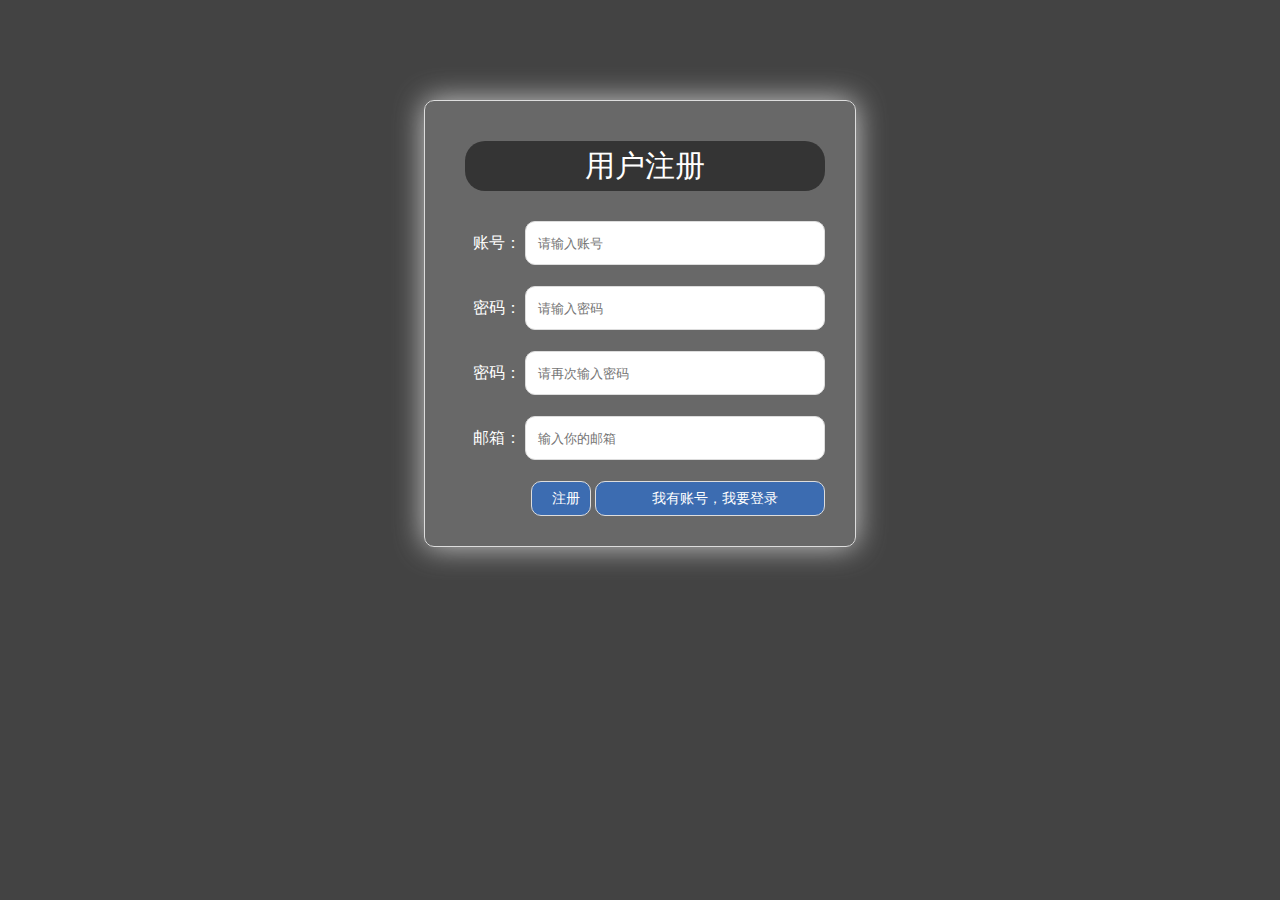
<file: regist.html>
<!DOCTYPE html>
<html lang="en">
<head>
    <meta charset="UTF-8">
    <meta name="viewport" content="width=, initial-scale=1.0">
    <title>注册页</title>
    <style>
        body,ul,li{
            margin: 0;
            padding: 0;
        }
        ul{
            list-style: none;
        }
        body{
            background-color: #434343;
        }
      
        form{
            width: 400px;
            height: 370px;
            border: 1px solid #ddd;
            box-shadow: 0 0 30px #ccc;
            border-radius: 10px;
            background-color: rgba(255, 255, 255, .2);
            padding: 40px 30px 35px 0;
            margin:  100px auto ;
        }
        form .reg{
            user-select: none;
            width: 360px;
            height: 50px;
            line-height: 50px;
            margin-left: 40px;
            margin-bottom: 30px;
            color: #fff;
            font-size: 30px;
            text-align: center;
            border-radius: 20px ;
            background-color: rgba(0,0,0,.5);
        }
        form li{
           position: relative;
           height: 30px;
           color: #fff;
           text-align:right;
       }
       form li input{
           width: 294px;
           height: 40px;
           border: 1px solid #ddd;
           text-indent: 10px;
           border-radius: 10px;
       }
       form li+li{
           margin-top: 35px;
       }
       form li input.regist{
           width: 60px;
           height: 35px;
           font-size: 14px;
           color: #fff;
           background-color:#3C6CB1;
           cursor: pointer;
       }
       form li input.login{
           width: 230px;
            height: 35px;
           font-size: 14px;
           color: #fff;
           background-color:#3C6CB1;
           cursor: pointer;
       }
       form ul >li .tips{
           display: none;
           position: absolute;
           top: -8px;
           right: -270px;
           width: 260px;
           height: 55px;
           line-height: 50px;
           color: #fff;
           text-align: left;
           text-indent: 8px;
           border-radius: 10px;
           background-color:#3C6CB1;        
       }
       form ul >li .tips::before{
           position: absolute;
           content: "";
           top: 20px;
           left: -20px;
           width: 0;
           height: 0;
           border: 10px solid transparent;
           border-right-color:  #3C6CB1;
       }
       form ul >li input:focus + div.tips{
           display: block;
       }
     
    </style>
</head>
<body>  
    <div class="wrap">
        <form action="" method="">
            <div class="reg">用户注册</div>
            <ul>
                <li>
                    <label for="username">账号：</label>
                    <input type="text" name="username" id="username" placeholder="请输入账号">
                    <div class="tips">用户名必须为4-16个数字或者字母</div>
                </li>
                <li>
                    <label for="pwd">密码：</label>
                    <input type="password" name="pwd" id="pwd" placeholder="请输入密码">
                    <div class="tips">密码必须为4-16个数字或者字母</div>
                </li>
                <li>
                    <label for="pwd">密码：</label>
                    <input type="password" name="pwd" id="pwd" placeholder="请再次输入密码">
                    <div class="tips">密码必须为4-16个数字或者字母</div>
                </li>
                <li>
                    <label for="email">邮箱：</label>
                    <input type="email" name="email" id="email" placeholder="输入你的邮箱">
                    <div class="tips">邮箱必须为4-16个数字或者字母</div>
                </li>
               
                <li class="btn">
                    <input type="button" name="" id="" value="注册" class="regist"> 
                    <input type="button" name="" id="" value="我有账号，我要登录" class="login"> 
                </li>
            </ul>
        </form>
    </div>
</body>
</html>
</file>
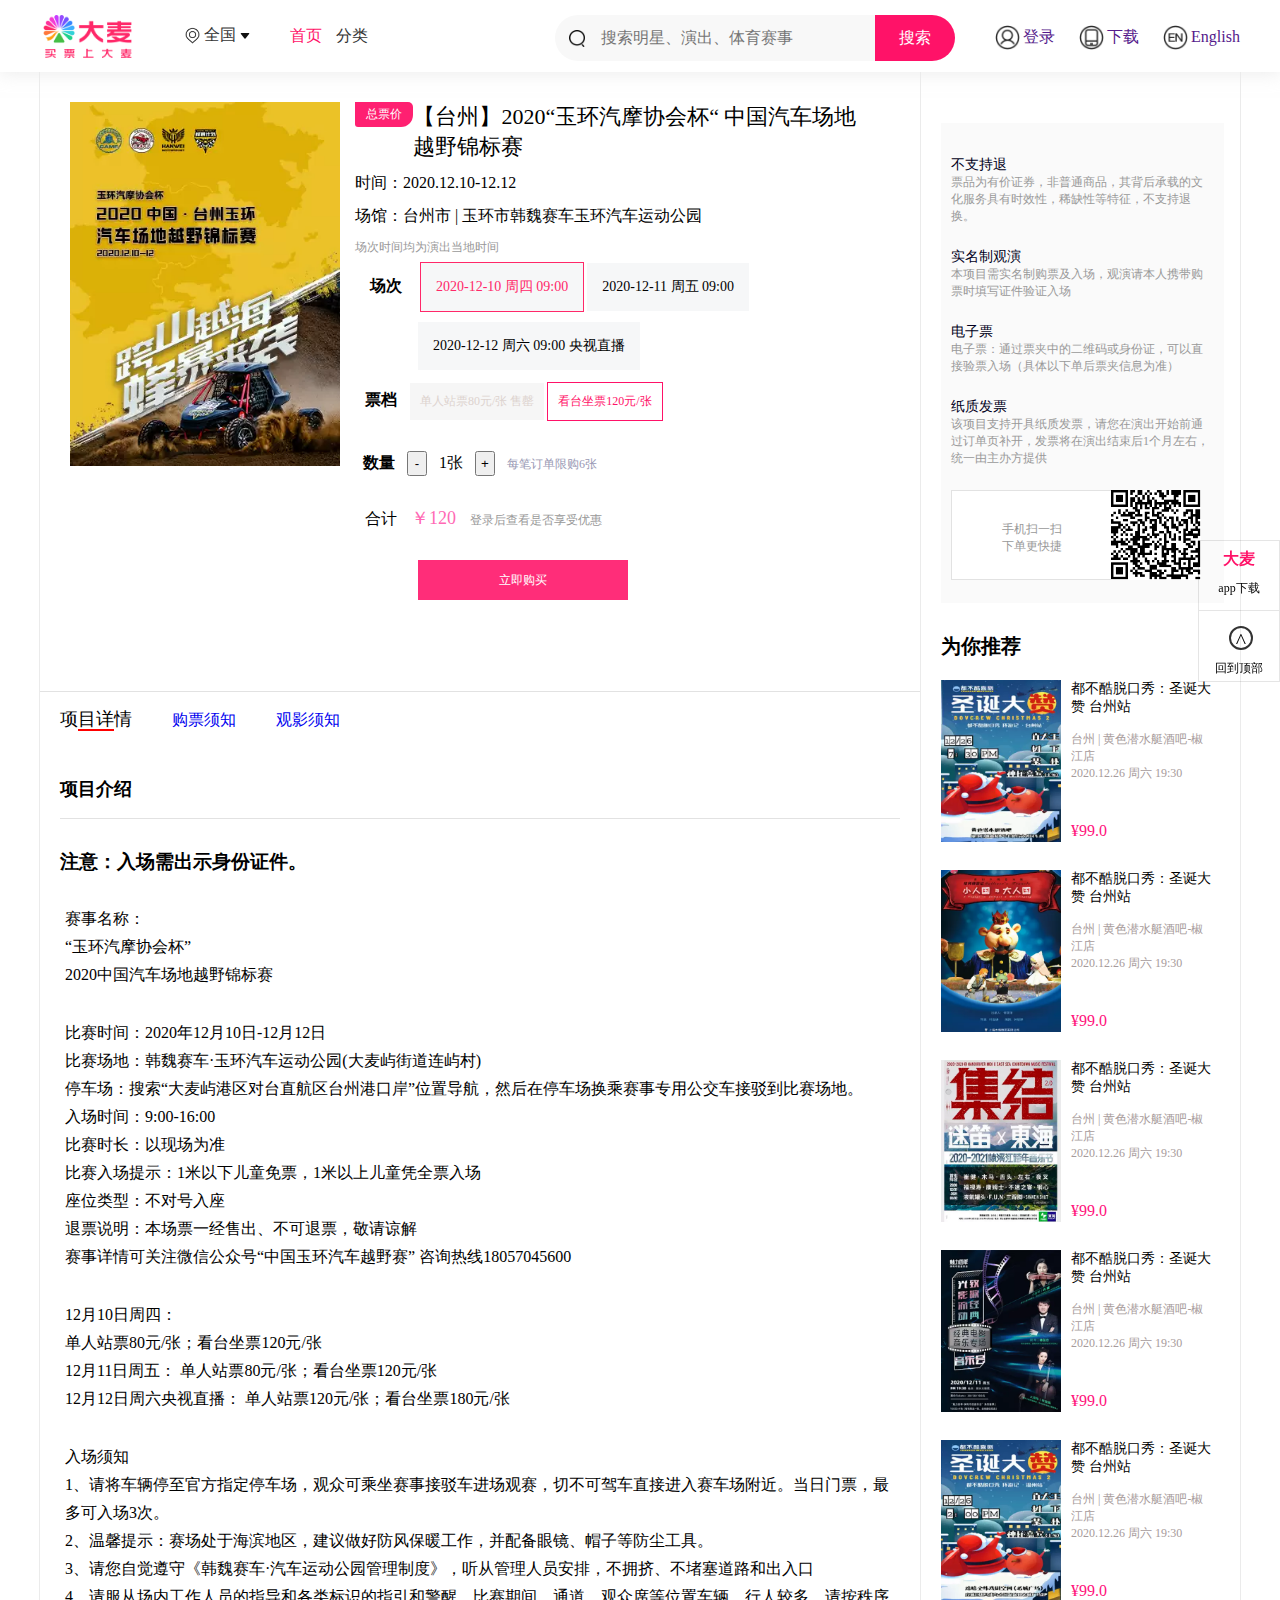
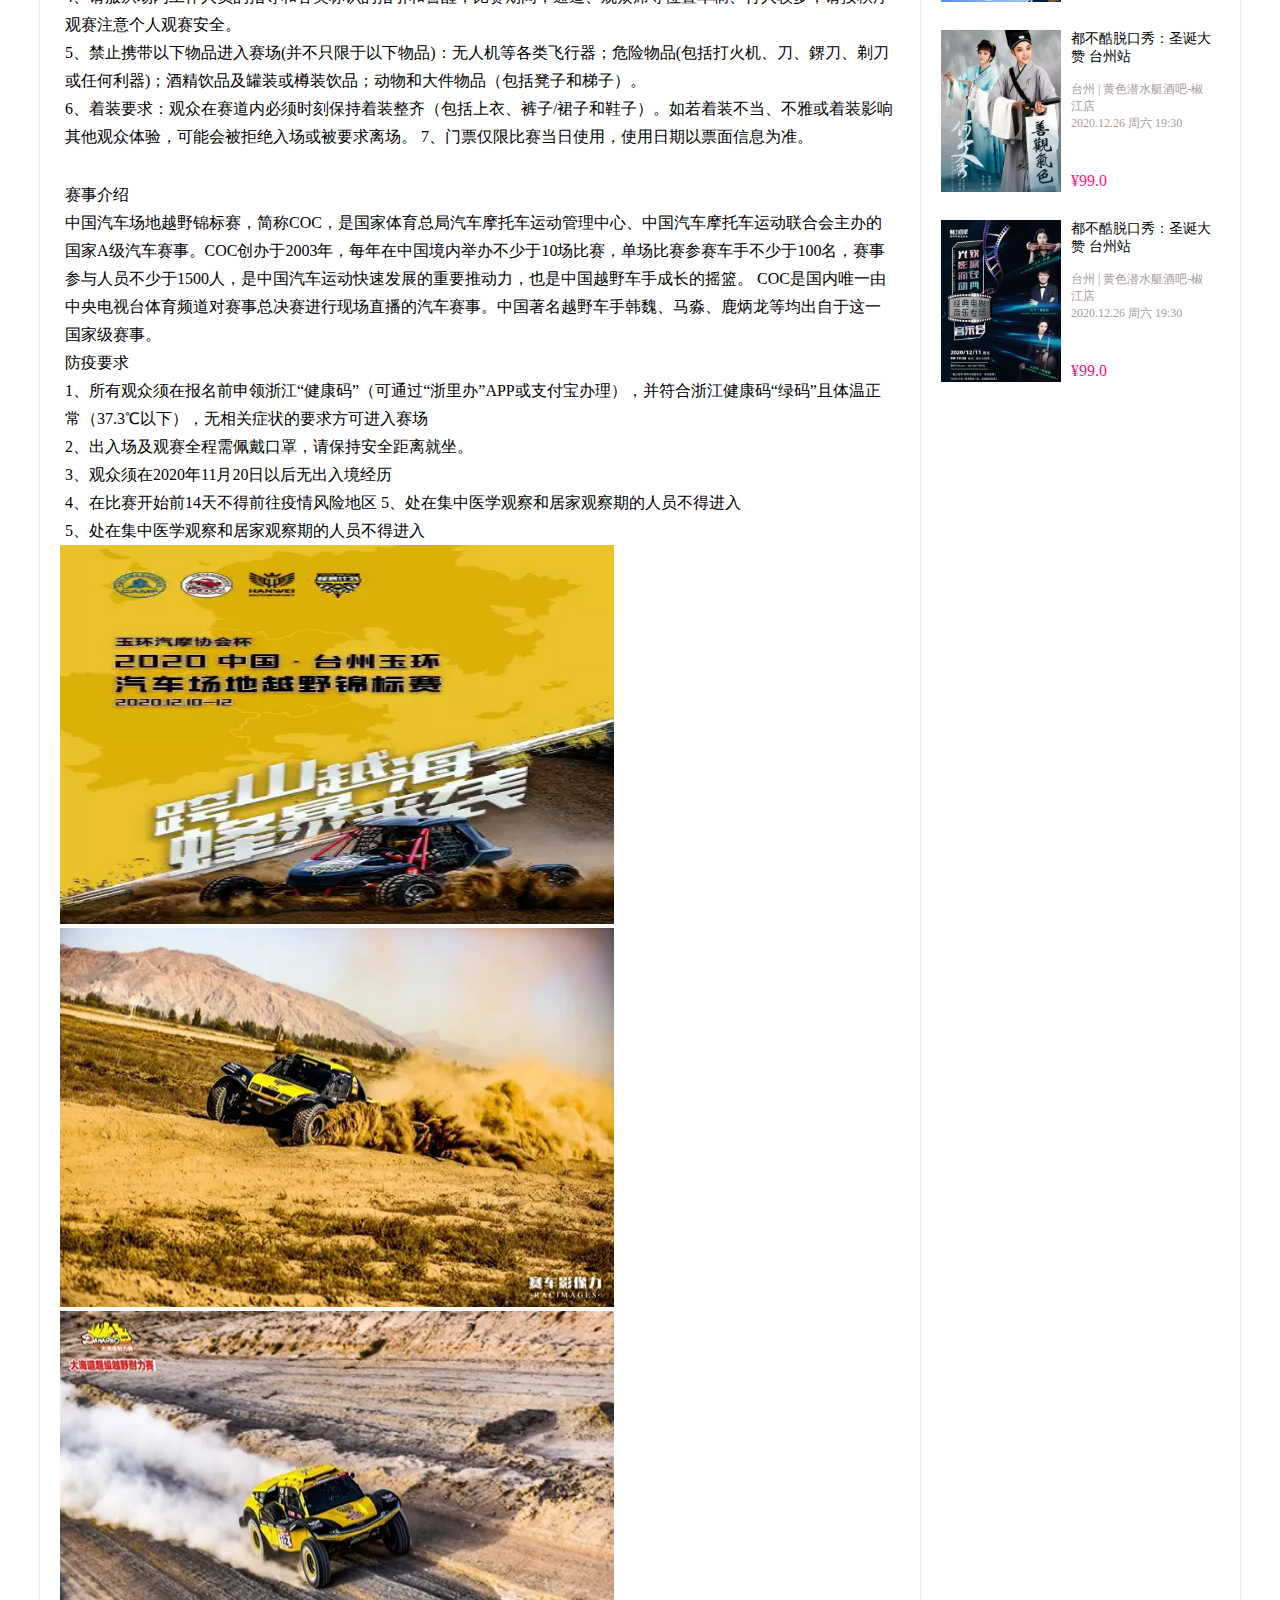
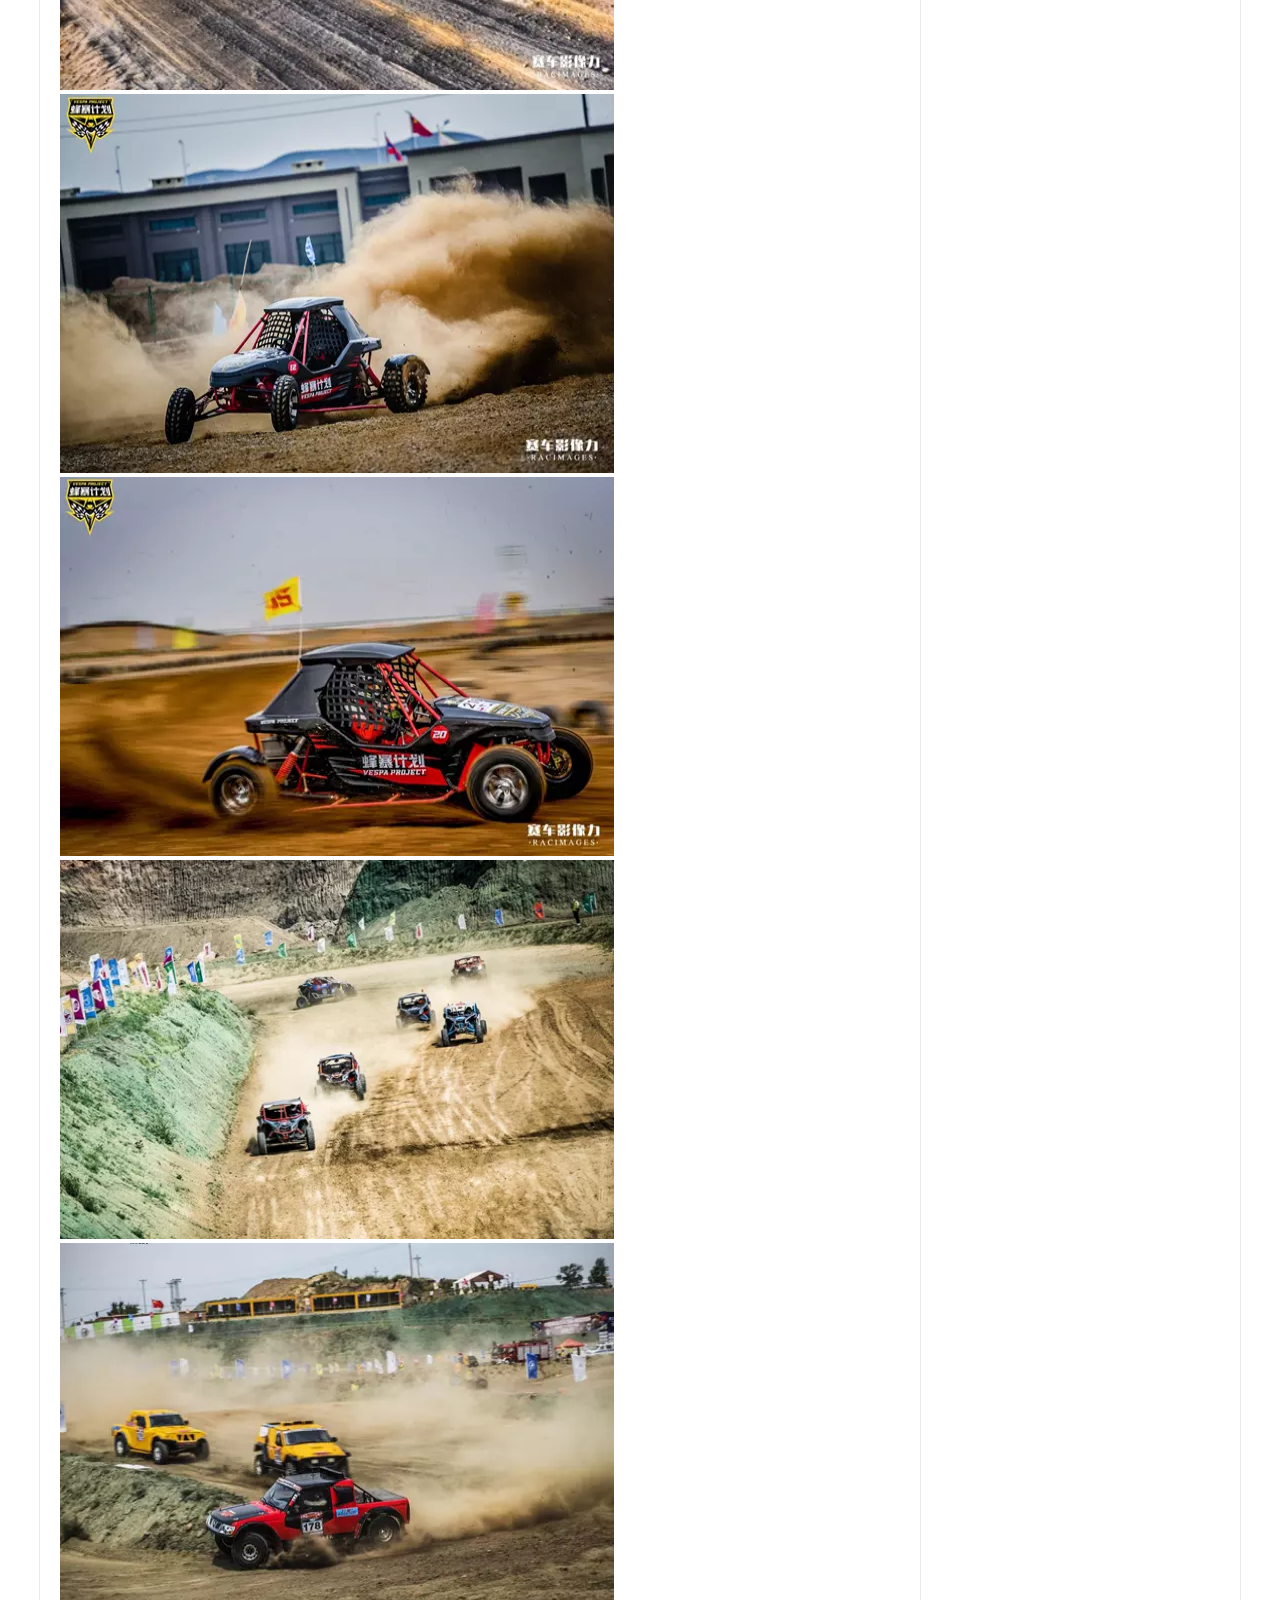
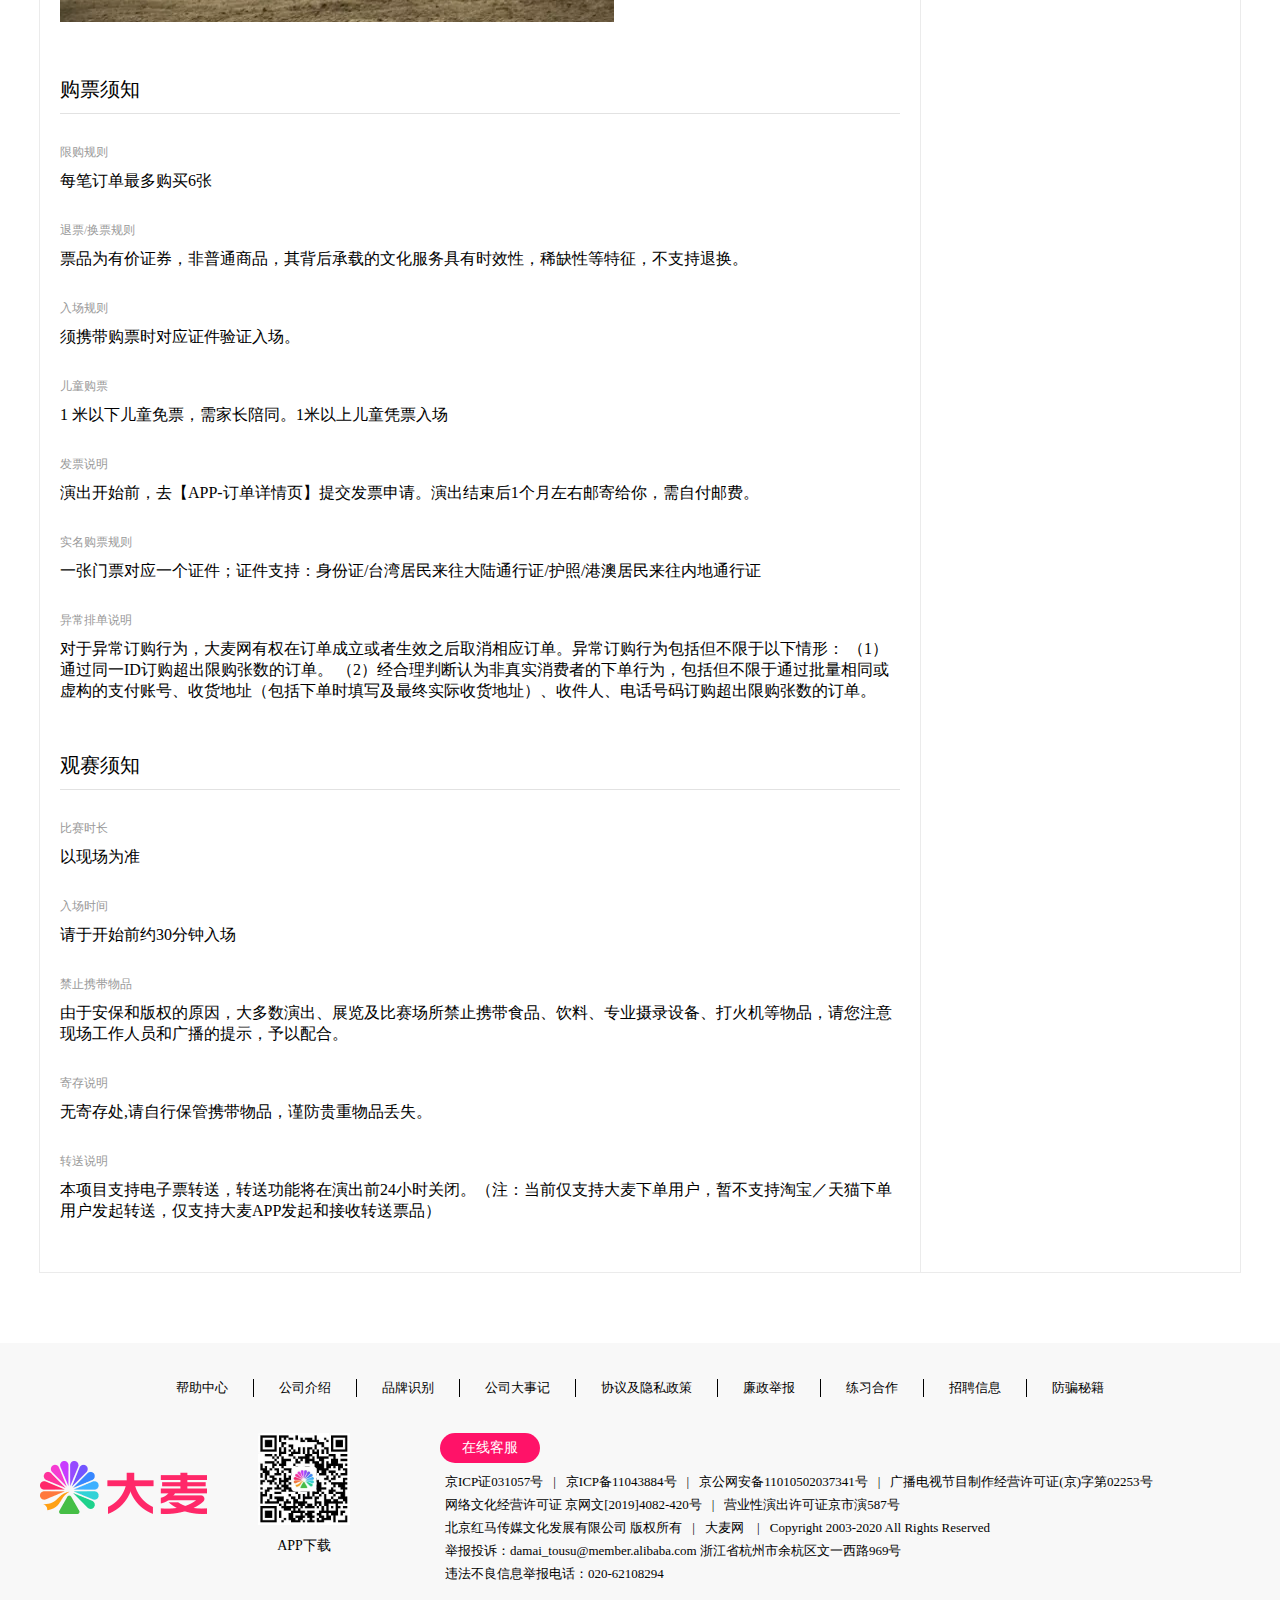
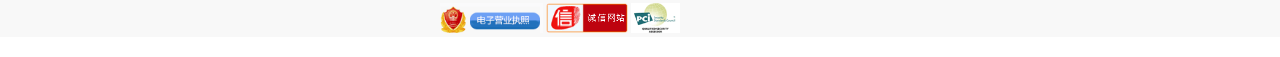
<file: sport.html>
<!DOCTYPE html>
<html lang="en">

<head>
    <meta charset="UTF-8">
    <meta name="viewport" content="width=device-width, initial-scale=1.0">
    <title>内容页</title>
    <link rel="stylesheet" href="css/reset.css">
    <link rel="stylesheet" href="css/header.css">
    <link rel="stylesheet" href="css/footer.css">
    <link rel="stylesheet" href="css/side.css">
    <link rel="stylesheet" href="css/sport.css">
</head>

<body>
    <header id="header">
        <div class="head-middle">
            <div class="con-left">
                <img src="./img/header/logo.png" alt="">
            </div>
            <div class="con-middle">
                <ul class="city">
                    <li class="city-pos">
                        <a href="">
                            <img class="add" src="./img/header/icon02.png" alt="">
                            <span>全国</span>
                            <img class="chose" src="./img/header/icon01.png" alt="">
                            <div class="city-info">
                                <div class="now-city">
                                    <span>当前城市：</span>
                                    <span class="name">全国</span>
                                </div>
                                <div class="hot-city">
                                    <span>热门城市：</span>
                                    <span class="name">全国</span>
                                    <span class="name">北京</span>
                                    <span class="name">上海</span>
                                    <span class="name">深圳</span>
                                    <span class="name">广州</span>
                                    <span class="name">杭州</span>
                                    <span class="name">天津</span>
                                    <span class="name">重庆</span>
                                    <span class="name">成都</span>
                                    <span class="name">中国香港</span>
                                </div>
                                <div class="else-city">
                                    <p>
                                        <span>其他城市：</span>
                                        <span class="name">上海</span>
                                        <span class="name">北京</span>
                                        <span class="name">成都</span>
                                        <span class="name">杭州</span>
                                        <span class="name">深圳</span>
                                        <span class="name">天津</span>
                                        <span class="name">广州</span>
                                        <span class="name">南京</span>
                                        <span class="name">苏安</span>
                                        <span class="name">西安</span>
                                    </p>
                                    <p class="else-name">
                                        <span class="name">武汉</span>
                                        <span class="name">重庆</span>
                                        <span class="name">青岛</span>
                                        <span class="name">大连</span>
                                        <span class="name">长沙</span>
                                        <span class="name">沈阳</span>
                                        <span class="name">宁波</span>
                                        <span class="name">郑州</span>
                                        <span class="name">合肥</span>
                                        <span class="name">厦门</span>
                                    </p>
                                    <p class="else-name">
                                        <span class="name">哈尔滨</span>
                                        <span class="name">昆明</span>
                                        <span class="name">无锡</span>
                                        <span class="name">太原</span>
                                        <span class="name">佛山</span>
                                        <span class="name">南宁</span>
                                        <span class="name">济南</span>
                                        <span class="name">珠海</span>
                                        <span class="name">南昌</span>
                                        <span class="name">长春</span>
                                    </p>
                                    <p class="else-name">
                                        <span class="name">呼和浩特</span>
                                        <span class="name">海口</span>
                                        <span class="name">石家庄</span>
                                        <span class="name">福州</span>
                                        <span class="name">绍兴</span>
                                        <span class="name">惠州</span>
                                        <span class="name">烟台</span>
                                        <span class="name">常州</span>
                                        <span class="name">凉山</span>
                                    </p>
                                    <p class="else-name">
                                        <span class="name">贵阳</span>
                                        <span class="name">包头</span>
                                        <span class="name">衡水</span>
                                        <span class="name">马鞍山</span>
                                        <span class="name">泉州</span>
                                        <span class="name">株洲</span>
                                        <span class="name">东莞</span>
                                        <span class="name">吉安</span>
                                        <span class="name">廊坊</span>
                                        <span class="name">南通</span>
                                    </p>
                                    <p class="else-name">
                                        <span class="name">唐山</span>
                                        <span class="name">兰州</span>
                                        <span class="name">丽水</span>
                                        <span class="name">中山</span>
                                        <span class="name">遵义</span>
                                        <span class="name">黄冈</span>
                                        <span class="name">江门</span>
                                        <span class="name">聊城</span>
                                        <span class="name">柳州</span>
                                        <span class="name">银川</span>
                                    </p>
                                    <p class="else-name">
                                        <span class="name">舟山</span>
                                        <span class="name">滨州</span>
                                        <span class="name">抚州</span>
                                        <span class="name">济宁</span>
                                        <span class="name">洛阳</span>
                                        <span class="name">宁德</span>
                                        <span class="name">鄂尔多斯</span>
                                        <span class="name">河源</span>
                                        <span class="name">嘉兴</span>
                                        <span class="name">金华</span>
                                    </p>
                                    <p class="else-name">
                                        <span class="name">六盘水</span>
                                        <span class="name">营口</span>
                                        <span class="name">鞍山</span>
                                        <span class="name">安康</span>
                                        <span class="name">北海</span>
                                        <span class="name">大理</span>
                                        <span class="name">广州</span>
                                        <span class="name">吉林</span>
                                        <span class="name">九江</span>
                                        <span class="name">辽阳</span>
                                    </p>
                                    <p class="else-name">
                                        <span class="name">临溪</span>
                                        <span class="name">台州</span>
                                        <span class="name">徐州</span>
                                        <span class="name">宜唱</span>
                                        <span class="name">桂林</span>
                                        <span class="name">湖州</span>
                                        <span class="name">丽江</span>
                                        <span class="name">梅州</span>
                                        <span class="name">三亚</span>
                                        <span class="name">宿迁</span>
                                    </p>
                                    <p class="else-name">
                                        <span class="name">泰安</span>
                                        <span class="name">泰州</span>
                                        <span class="name">温州</span>
                                        <span class="name">乌鲁木齐</span>
                                        <span class="name">芜湖</span>
                                        <span class="name">新乡</span>
                                        <span class="name">兴安盟</span>
                                        <span class="name">盐城</span>
                                        <span class="name">中国澳门</span>
                                    </p>
                                    <p class="else-name">
                                        <span class="name">中国香港</span>
                                        <span class="name">雷州</span>
                                        <span class="name">保定</span>
                                        <span class="name">沧州</span>
                                        <span class="name">达州</span>
                                        <span class="name">淮北</span>
                                        <span class="name">拉萨</span>
                                        <span class="name">乐山</span>
                                        <span class="name">连云港</span>
                                    </p>
                                    <p class="else-name">
                                        <span class="name">陵水</span>
                                        <span class="name">绵阳</span>
                                        <span class="name">南充</span>
                                        <span class="name">萍乡</span>
                                        <span class="name">通化</span>
                                        <span class="name">咸阳</span>
                                        <span class="name">邢台</span>
                                        <span class="name">宜春</span>
                                        <span class="name">岳阳</span>
                                        <span class="name">张家口</span>
                                    </p>
                                    <p class="else-name">
                                        <span class="name">湛江</span>
                                        <span class="name">淄博</span>
                                        <span class="name">国际及港澳台</span>
                                    </p>



                                </div>
                            </div>
                        </a>
                    </li>
                    <li class="msg">
                        <a href="./index.html" class="first">首页</a>
                        <a href="">分类</a>
                    </li>
                </ul>
            </div>
            <div class="con-search">
                <img src="./img/header/icon04.png" alt="">
                <input type="search" name="" placeholder="搜索明星、演出、体育赛事">
                <div class="search">搜索</div>
            </div>
            <div class="con-msg">
                <ul class="msg-list">
                    <li class="login">
                        <a href="">
                            <img src="./img/header/icon06.png" alt="">
                            <span>登录</span>

                            <ul class="login-list">
                                <li>个人信息</li>
                                <li>账号设置</li>
                                <li>订单管理</li>
                            </ul>
                        </a>
                    </li>
                    <li class="download">
                        <a href="">
                            <img src="./img/header/icon03.png" alt="">
                            <span>下载</span>
                            <div class="img"><img src="./img/header/erweima.jpg" alt=""></div>
                        </a>
                    </li>
                    <li class="eng">
                        <a href="">
                            <img src="./img/header/icon05.png" alt="">
                            <span>English</span>
                        </a>
                    </li>
                </ul>
            </div>
        </div>
    </header>
    <div id="sport">
        <div class="container">
            <div class="sport-left">
                <div class="sport-left-hd">
                    <div class="img-Content">
                        <img src="img/content/1.webp" alt="">
                    </div>
                    <div class="match">
                        <div class="title">
                            <span class="tip">总票价</span>
                            <span class="taizhou">【台州】2020“玉环汽摩协会杯“ 中国汽车场地越野锦标赛</span>
                        </div>
                        <div class="time">时间：2020.12.10-12.12</div>
                        <div class="addr">场馆：台州市 | 玉环市韩魏赛车玉环汽车运动公园
                        </div>
                        <div class="notice-time">场次时间均为演出当地时间</div>
                        <div class="perform">
                            <span>场次</span>
                            <span class="lists timeItem">2020-12-10 周四 09:00 </span>
                            <span class="lists ">2020-12-11 周五 09:00 </span>
                            <span class="lists last ">2020-12-12 周六 09:00 央视直播 </span>
                        </div>
                        <div class="ticket-file">
                            <span>票档</span>
                            <span>单⼈站票80元/张 售罄 </span>
                            <span>看台坐票120元/张 </span>
                        </div>
                        <div class="count">
                            <em class="shuliang">数量</em>
                            <button>-</button>
                            <em>1张</em>
                            <button class="add">+</button>
                            <em class="only-six">每笔订单限购6张</em>
                        </div>
                        <div class="sum">
                            <span class="heji">合计</span>
                            <span class="yuan">￥120</span>
                            <a href="#" class="youhui"> 登录后查看是否享受优惠</a>
                        </div>
                        <div class="purchase">
                            <a href="#">立即购买</a>
                        </div>
                    </div>
                </div>
                <div class="tab">
                    <ul>
                        <li><a href="#" class="current">项<span>目详</span>情</a></li>
                        <li><a href="#">购<span>票须</span>知</a></li>
                        <li><a href="#">观<span>影须</span>知</a></li>
                    </ul>
                </div>
                <div class="product">项目介绍</div>
                <div class="content">
                    <h3> 注意：入场需出示身份证件。</h3>
                    <div>
                        <p>赛事名称：</p>
                        <p>“玉环汽摩协会杯”</p>
                        <p>2020中国汽车场地越野锦标赛</p>

                    </div>
                    <div>
                        <p>比赛时间：2020年12⽉10⽇-12⽉12⽇</p>
                        <p>比赛场地：韩魏赛车·玉环汽车运动公园(大麦屿街道连屿村)</p>
                        <p>停车场：搜索“大麦屿港区对台直航区台州港口岸”位置导航，然后在停车场换乘赛事专用公交车接驳到比赛场地。</p>
                        <p>入场时间：9:00-16:00</p>
                        <p>比赛时长：以现场为准</p>
                        <p>比赛入场提示：1米以下儿童免票，1米以上儿童凭全票入场</p>
                        <p>座位类型：不对号⼊座</p>
                        <p>退票说明：本场票⼀经售出、不可退票，敬请谅解</p> 赛事详情可关注微信公众号“中国玉环汽车越野赛” 咨询热线18057045600</div>
                    <div>
                        <p>12⽉10⽇周四：</p>
                        <p>单人站票80元/张；看台坐票120元/张</p>
                        <p>12⽉11⽇周五： 单人站票80元/张；看台坐票120元/张</p>
                        <p>12⽉12⽇周六央视直播： 单人站票120元/张；看台坐票180元/张</p>
                    </div>
                    <div>
                        <p>入场须知</p>
                        <p>1、请将车辆停至官方指定停车场，观众可乘坐赛事接驳车进场观赛，切不可驾车直接进入赛车场附近。当日门票，最多可入场3次。</p>
                        <p>2、温馨提示：赛场处于海滨地区，建议做好防风保暖工作，并配备眼镜、帽子等防尘工具。</p>
                        <p>3、请您自觉遵守《韩魏赛车·汽车运动公园管理制度》，听从管理人员安排，不拥挤、不堵塞道路和出入口</p>
                        <p>4、请服从场内工作人员的指导和各类标识的指引和警醒，比赛期间，通道、观众席等位置车辆、行人较多，请按秩序观赛注意个人观赛安全。</p>
                        <p>5、禁止携带以下物品进入赛场(并不只限于以下物品)：无人机等各类飞行器；危险物品(包括打火机、刀、鎅刀、剃刀或任何利器)；酒精饮品及罐装或樽装饮品；动物和大件物品（包括凳子和梯子）。</p>
                        <p> 6、着装要求：观众在赛道内必须时刻保持着装整齐（包括上衣、裤子/裙子和鞋子）。如若着装不当、不雅或着装影响其他观众体验，可能会被拒绝入场或被要求离场。 7、门票仅限比赛当日使用，使用日期以票面信息为准。</p>
                    </div>
                    <div>
                        <p>赛事介绍</p>
                        <p>中国汽车场地越野锦标赛，简称COC，是国家体育总局汽车摩托车运动管理中心、中国汽车摩托车运动联合会主办的国家A级汽车赛事。COC创办于2003年，每年在中国境内举办不少于10场比赛，单场比赛参赛车手不少于100名，赛事参与人员不少于1500人，是中国汽车运动快速发展的重要推动力，也是中国越野车手成长的摇篮。 COC是国内唯一由中央电视台体育频道对赛事总决赛进行现场直播的汽车赛事。中国著名越野车手韩魏、马淼、鹿炳龙等均出自于这⼀国家级赛事。</p>
                        <p>防疫要求</p>
                        <p>1、所有观众须在报名前申领浙江“健康码”（可通过“浙里办”APP或支付宝办理），并符合浙江健康码“绿码”且体温正常（37.3℃以下），无相关症状的要求方可进入赛场</p>
                        <p> 2、出入场及观赛全程需佩戴口罩，请保持安全距离就坐。</p>
                        <p>3、观众须在2020年11月20日以后无出入境经历</p>
                        <p>4、在比赛开始前14天不得前往疫情风险地区 5、处在集中医学观察和居家观察期的人员不得进入</p>
                        <p>5、处在集中医学观察和居家观察期的人员不得进入</p>
                    </div>
                </div>
                <ul class="car">
                    <li>
                        <img src="img/content/1.webp" alt="">
                    </li>
                    <li>
                        <img src="img/content/2.webp" alt="">
                    </li>
                    <li>
                        <img src="img/content/3.webp" alt="">
                    </li>
                    <li>
                        <img src="img/content/4.webp" alt="">
                    </li>
                    <li>
                        <img src="img/content/5.webp" alt="">
                    </li>
                    <li>
                        <img src="img/content/6.webp" alt="">
                    </li>
                    <li>
                        <img src="img/content/7.webp" alt="">
                    </li>

                </ul>
                <div class="sport-footer">
                    <h4>购票须知</h4>
                    <ol>
                        <li>
                            <span>限购规则</span>
                            <p>每笔订单最多购买6张</p>
                        </li>
                        <li>
                            <span>退票/换票规则</span>
                            <p>票品为有价证券，非普通商品，其背后承载的文化服务具有时效性，稀缺性等特征，不支持退换。</p>
                        </li>
                        <li>
                            <span>入场规则</span>
                            <p>须携带购票时对应证件验证入场。</p>
                        </li>
                        <li>
                            <span>儿童购票</span>
                            <p>1 ⽶以下⼉童免票，需家长陪同。1⽶以上⼉童凭票⼊场</p>
                        </li>
                        <li>
                            <span>发票说明</span>
                            <p>演出开始前，去【APP-订单详情页】提交发票申请。演出结束后1个月左右邮寄给你，需自付邮费。</p>
                        </li>
                        <li>
                            <span>实名购票规则</span>
                            <p>一张门票对应一个证件；证件支持：身份证/台湾居民来往大陆通行证/护照/港澳居民来往内地通行证</p>
                        </li>
                        <li>
                            <span>异常排单说明</span>
                            <p>对于异常订购行为，大麦网有权在订单成立或者生效之后取消相应订单。异常订购行为包括但不限于以下情形： （1）通过同一ID订购超出限购张数的订单。 （2）经合理判断认为非真实消费者的下单行为，包括但不限于通过批量相同或虚构的支付账号、收货地址（包括下单时填写及最终实际收货地址）、收件人、电话号码订购超出限购张数的订单。</p>
                        </li>
                    </ol>
                </div>
                <div class="sport-footer ft">
                    <h4>观赛须知</h4>
                    <ol>
                        <li>
                            <span>比赛时长</span>
                            <p>以现场为准</p>
                        </li>
                        <li>
                            <span>入场时间</span>
                            <p>请于开始前约30分钟入场</p>
                        </li>
                        <li>
                            <span>禁止携带物品</span>
                            <p>由于安保和版权的原因，大多数演出、展览及比赛场所禁止携带食品、饮料、专业摄录设备、打火机等物品，请您注意现场工作人员和广播的提示，予以配合。</p>
                        </li>
                        <li>
                            <span>寄存说明</span>
                            <p>无寄存处,请自行保管携带物品，谨防贵重物品丢失。</p>
                        </li>
                        <li>
                            <span>转送说明</span>
                            <p>本项目支持电子票转送，转送功能将在演出前24小时关闭。（注：当前仅支持大麦下单用户，暂不支持淘宝／天猫下单用户发起转送，仅支持大麦APP发起和接收转送票品）</p>
                        </li>
                    </ol>
                </div>
            </div>
        </div>
        <div class="sport-right">
            <div class="service">
                <div class="not-surport">
                    <div>不支持退</div>
                    <p> 票品为有价证券，非普通商品，其背后承载的文化服务具有时效性，稀缺性等特征，不支持退换。</p>
                </div>
                <div class="not-surport">
                    <div> 实名制观演</div>
                    <p> 本项目需实名制购票及入场，观演请本人携带购票时填写证件验证入场</p>
                </div>
                <div class="not-surport">
                    <div>电子票</div>
                    <p> 电子票：通过票夹中的二维码或身份证，可以直接验票入场（具体以下单后票夹信息为准）</p>
                </div>
                <div class="not-surport">
                    <div>纸质发票 </div>
                    <p> 该项目支持开具纸质发票，请您在演出开始前通过订单页补开，发票将在演出结束后1个月左右，统一由主办方提供</p>
                </div>
                <div class="saoma">
                    <div>
                        手机扫一扫 <br> 下单更快捷
                    </div>
                    <div>
                        <img src="img/content/10.gif" alt="">
                    </div>
                </div>
            </div>
            <div class="recomment">
                <h3>为你推荐</h3>
                <div class="tuijian">
                    <div class="recomment-l">
                        <img src="img/content/10.webp" alt="">
                    </div>
                    <div class="recomment-r">
                        <div class="station">都不酷脱口秀：圣诞大赞 台州站</div>
                        <div class="place">
                            台州 | 黄色潜水艇酒吧-椒江店
                            <p>2020.12.26 周六 19:30</p>
                        </div>
                        <div class="price">¥99.0</div>
                    </div>
                </div>
                <div class="tuijian">
                    <div class="recomment-l">
                        <img src="img/content/11.webp" alt="">
                    </div>
                    <div class="recomment-r">
                        <div class="station">都不酷脱口秀：圣诞大赞 台州站</div>
                        <div class="place">
                            台州 | 黄色潜水艇酒吧-椒江店
                            <p>2020.12.26 周六 19:30</p>
                        </div>
                        <div class="price">¥99.0</div>
                    </div>
                </div>

                <div class="tuijian">
                    <div class="recomment-l">
                        <img src="img/content/12.webp" alt="">
                    </div>
                    <div class="recomment-r">
                        <div class="station">都不酷脱口秀：圣诞大赞 台州站</div>
                        <div class="place">
                            台州 | 黄色潜水艇酒吧-椒江店
                            <p>2020.12.26 周六 19:30</p>
                        </div>
                        <div class="price">¥99.0</div>
                    </div>
                </div>
                <div class="tuijian">
                    <div class="recomment-l">
                        <img src="img/content/13.webp" alt="">
                    </div>
                    <div class="recomment-r">
                        <div class="station">都不酷脱口秀：圣诞大赞 台州站</div>
                        <div class="place">
                            台州 | 黄色潜水艇酒吧-椒江店
                            <p>2020.12.26 周六 19:30</p>
                        </div>
                        <div class="price">¥99.0</div>
                    </div>
                </div>
                <div class="tuijian">
                    <div class="recomment-l">
                        <img src="img/content/15.webp" alt="">
                    </div>
                    <div class="recomment-r">
                        <div class="station">都不酷脱口秀：圣诞大赞 台州站</div>
                        <div class="place">
                            台州 | 黄色潜水艇酒吧-椒江店
                            <p>2020.12.26 周六 19:30</p>
                        </div>
                        <div class="price">¥99.0</div>
                    </div>
                </div>
                <div class="tuijian">
                    <div class="recomment-l">
                        <img src="img/content/14.webp" alt="">
                    </div>
                    <div class="recomment-r">
                        <div class="station">都不酷脱口秀：圣诞大赞 台州站</div>
                        <div class="place">
                            台州 | 黄色潜水艇酒吧-椒江店
                            <p>2020.12.26 周六 19:30</p>
                        </div>
                        <div class="price">¥99.0</div>
                    </div>
                </div>
                <div class="tuijian">
                    <div class="recomment-l">
                        <img src="img/content/13.webp" alt="">
                    </div>
                    <div class="recomment-r">
                        <div class="station">都不酷脱口秀：圣诞大赞 台州站</div>
                        <div class="place">
                            台州 | 黄色潜水艇酒吧-椒江店
                            <p>2020.12.26 周六 19:30</p>
                        </div>
                        <div class="price">¥99.0</div>
                    </div>
                </div>

            </div>

        </div>
    </div>
    <footer id="footer">
        <div class="foot-links">
            <ul class="links-menu">
                <li><a href="">帮助中心</a></li>
                <li><a href="">公司介绍</a></li>
                <li><a href="">品牌识别</a></li>
                <li><a href="">公司大事记</a></li>
                <li><a href="">协议及隐私政策</a></li>
                <li><a href="">廉政举报</a></li>
                <li><a href="">练习合作</a></li>
                <li><a href="">招聘信息</a></li>
                <li><a href="">防骗秘籍</a></li>
            </ul>
        </div>
        <div class="foot-msg">
            <div class="foot-msg-left clearfix">
                <div class="damai"><img src="./img/footer/foot02.png" alt=""></div>
                <div class="app">
                    <img src="./img/footer/app.jpg" alt="">
                    <p>APP下载</p>
                </div>
            </div>
            <div class="foot-msg-right">
                <ul>
                    <li class="line-people">
                        <a href="">
                            <p>在线客服</p>
                        </a>
                    </li>
                    <li class="words">
                        <a href="">
                            <span class="font">京ICP证031057号</span><span>|</span><span class="font">京ICP备11043884号</span><span>|</span><span class="font">京公网安备11010502037341号</span><span>|</span><span class="font">广播电视节目制作经营许可证(京)字第02253号</span>
                        </a>
                    </li>
                    <li class="words">
                        <a href="">
                            <span class="font">网络文化经营许可证 京网文[2019]4082-420号</span><span>|</span><span class="font">营业性演出许可证京市演587号</span>
                        </a>
                    </li>
                    <li class="words">
                        <span class="font">北京红马传媒文化发展有限公司 版权所有</span><span>|</span><span class="font">大麦网</span> <span>|</span><span class="font">Copyright 2003-2020 All Rights Reserved</span>
                    </li>
                    <li class="words">
                        <span class="font">举报投诉：damai_tousu@member.alibaba.com   浙江省杭州市余杭区文一西路969号</span>
                    </li>
                    <li class="words">
                        <span class="font">违法不良信息举报电话：020-62108294</span>
                    </li>
                    <li class="police-img">
                        <a href=""><img src="./img/footer/foot04.png" alt=""></a>
                        <a href=""><img src="./img/footer/foot01.png" alt=""></a>
                        <a href=""><img src="./img/footer/foot03.png" alt=""> </a>
                    </li>
                </ul>
            </div>
        </div>
    </footer>
    <div id="side">
        <div class="download-app">
            <p class="damai">大麦</p>
            <p class="app-down">app下载</p>
            <div class="img-app">
                <img src="./img/side/erweima.jpg" alt="">
            </div>
        </div>
        <div class="top">
            <p class="icon">^</p>
            <p class="back-top"><a href="#header"> 回到顶部</a></p>
        </div>
    </div>


    <script>
        
        let listsFather = document.getElementsByClassName('perform')[0];
        // console.log(listsFather);
        let lists = document.getElementsByClassName('lists');
        // console.log(lists);

        for(var i = 0;i<lists.length;i++){
            lists[i].addEventListener('click',function(){
                // console.log(this);
                listsFather.querySelector('.timeItem').classList.remove('timeItem');
                this.classList.add('timeItem');
            })
        }

    </script>
</body>

</html>
</file>
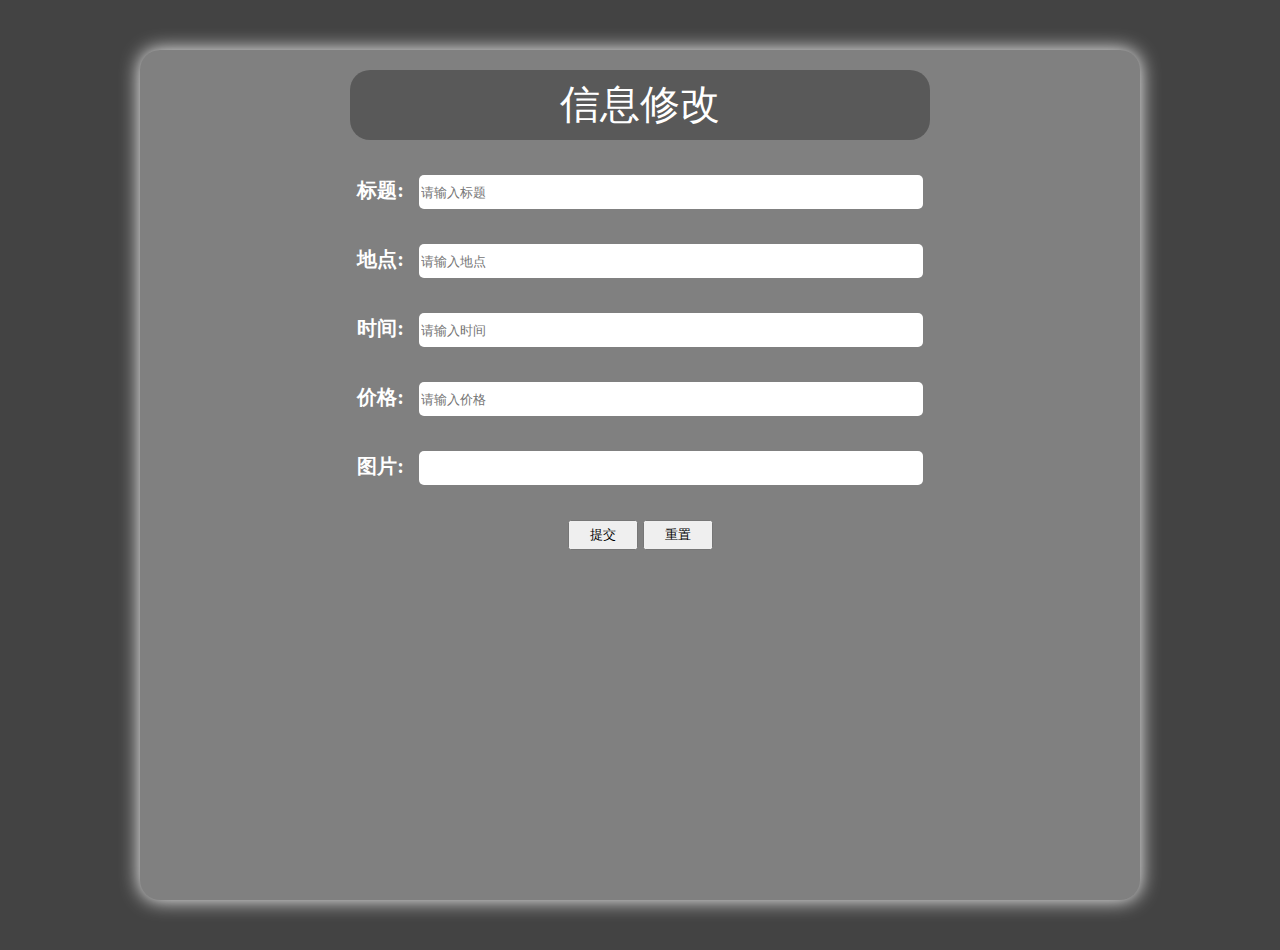
<file: update.html>
<!DOCTYPE html>
<html>
<head>
	<title>修改页</title>
	<meta charset="utf-8">
	<link rel="stylesheet" type="text/css" href="./css/reset.css">
	<style type="text/css">
		body{
			background-color: #434343;
		}

		#container{
			width: 100%;
		}
		#box{
			width: 1000px;
			height: 850px;
			margin: 50px auto;
			/*background-color: #fff;*/

		}
		#form{
			width: 1000px;
			height: 850px;
			padding: 20px;
			margin:auto;
			box-sizing: border-box;
			background-color: gray;
			color: #fff;
			font-size: 20px;
			border-radius: 20px;
			box-shadow: 0 0 20px rgba(255,255,255,1);
		}
		#form .tit{
			width: 580px;
			height: 70px;
			margin: auto;
			background-color: rgba(0,0,0,.3);
			text-align: center;
			font-size: 40px;
			line-height: 70px;
			border-radius: 20px;
		}
		#form ul li{
			margin-top: 35px;
			text-align: center;
		}
		#form ul li label{
			font-weight: 600;
		}
		#form ul li input{
			display: inline-block;
			width: 500px;
			height: 30px;
			border: 2px solid transparent;
			border-radius: 5px;
			margin-left: 10px;
			outline: none;

		}
		#form ul li input:focus{
			border: 2px solid rgba(0,0,0,1);
			
		}
		#form ul li button{
			display: inline-block;
			width: 70px;
			height: 30px;
			cursor: pointer;
		}
		#form ul li button:hover{
			color:#ff6700;
		}
	</style>
</head>
<body>
	<div id="container">
		<div id="box">

			<form id="form" action="" method="post">
				<div class="tit">信息修改</div>
				<ul>
					<li>
						<label for="title">标题:</label>
						<input type="text" name="title" placeholder="请输入标题" id="title">
					</li>
					<li>
						<label for="address">地点:</label>
						<input type="text" name="address" placeholder="请输入地点" id="address">
					</li>
					<li>
						<label for="time">时间:</label>
						<input type="text" name="time" placeholder="请输入时间" id="time">
					</li>
					<li>
						<label for="price">价格:</label>
						<input type="text" name="price" placeholder="请输入价格" id="price">
					</li>
					<li>
						<label for="image">图片:</label>
						<input type="text" name="image" placeholder="" id="image">
					</li>
					<li>
						<button type="submit" class="sub" name="sub">提交</button>
						<button type="reset" class="reset" name="reset">重置</button>
					</li>
				</ul>
			</form>	
		</div>
	</div>
</body>
</html>
</file>
<file: css/header.css>
@charset 'utf-8';
#header {
  width: 100%;
  height: 72px;
  box-shadow: 0 2px 16px rgba(220, 220, 220, 0.5);
}
#header .head-middle {
  display: flex;
  justify-content: space-between;
  width: 1200px;
  height: 100%;
  margin: 0 auto;
}
#header .head-middle .con-left img {
  width: 95px;
  margin-top: 15px;
}
#header .head-middle .con-middle {
  width: 420px;
  height: 100%;
  font-size: 16px;
}
#header .head-middle .con-middle .city {
  display: flex;
  padding-left: 50px;
  box-sizing: border-box;
}
#header .head-middle .con-middle .city .city-pos {
  position: relative;
  margin-top: 25px;
}
#header .head-middle .con-middle .city .city-pos:hover .city-info {
  display: block;
}
#header .head-middle .con-middle .city .city-pos a {
  color: #333;
}
#header .head-middle .con-middle .city .city-pos a .add {
  width: 15px;
  vertical-align: middle;
}
#header .head-middle .con-middle .city .city-pos a span {
  vertical-align: middle;
}
#header .head-middle .con-middle .city .city-pos a .chose {
  width: 10px;
  vertical-align: middle;
}
#header .head-middle .con-middle .city .city-pos a .city-info {
  display: none;
  z-index: 22;
  position: absolute;
  top: 42px;
  left: -110px;
  width: 650px;
  height: 500px;
  padding: 20px;
  box-sizing: border-box;
  background-color: #fff;
  box-shadow: 0 0 6px rgba(220, 220, 220, 0.8);
}
#header .head-middle .con-middle .city .city-pos a .city-info::before {
  position: absolute;
  content: "";
  top: -6px;
  left: 138px;
  width: 10px;
  height: 10px;
  transform: rotate(45deg);
  border: 1px solid transparent;
  border-left-color: rgba(200, 200, 200, 0.5);
  border-top-color: rgba(200, 200, 200, 0.5);
}
#header .head-middle .con-middle .city .city-pos a .city-info .now-city {
  width: 100%;
  height: 40px;
}
#header .head-middle .con-middle .city .city-pos a .city-info .now-city span {
  padding: 0 5px;
}
#header .head-middle .con-middle .city .city-pos a .city-info .now-city span.name {
  color: #ff1268;
}
#header .head-middle .con-middle .city .city-pos a .city-info .hot-city {
  width: 100%;
  height: 50px;
  padding: 0 0 20px 0;
  box-sizing: border-box;
  border-bottom: 1px solid rgba(200, 200, 200, 0.5);
}
#header .head-middle .con-middle .city .city-pos a .city-info .hot-city span {
  padding: 0 5px;
}
#header .head-middle .con-middle .city .city-pos a .city-info .hot-city span.name:hover {
  color: #ff1268;
}
#header .head-middle .con-middle .city .city-pos a .city-info .else-city {
  width: 100%;
  margin-top: 25px;
}
#header .head-middle .con-middle .city .city-pos a .city-info .else-city p {
  height: 27px;
}
#header .head-middle .con-middle .city .city-pos a .city-info .else-city .else-name {
  margin-left: 95px;
}
#header .head-middle .con-middle .city .city-pos a .city-info .else-city span {
  padding: 0 5px;
}
#header .head-middle .con-middle .city .city-pos a .city-info .else-city span.name:hover {
  color: #ff1268;
}
#header .head-middle .con-middle .city .msg {
  line-height: 72px;
}
#header .head-middle .con-middle .city .msg a {
  color: #333;
}
#header .head-middle .con-middle .city .msg a:hover {
  color: #ff1268;
}
#header .head-middle .con-middle .city .msg .first {
  padding-left: 40px;
  margin-right: 10px;
  color: #ff1268;
  box-sizing: border-box;
}
#header .head-middle .con-search {
  position: relative;
  width: 400px;
  height: 100%;
}
#header .head-middle .con-search input[type="search"] {
  width: 320px;
  height: 46px;
  font-size: 16px;
  text-indent: 45px;
  margin-top: 15px;
  border-radius: 23px 0 0 23px;
  border: 0;
  outline: none;
  border-right: none;
  background-color: #f8f8f8;
  border: 1px solid transparent;
}
#header .head-middle .con-search input[type="search"]:focus {
  border-color: #ff1268;
}
#header .head-middle .con-search img {
  position: absolute;
  width: 16px;
  left: 14px;
  top: 30px;
}
#header .head-middle .con-search .search {
  float: right;
  width: 80px;
  height: 46px;
  font-size: 16px;
  text-align: center;
  color: #fff;
  line-height: 46px;
  margin-top: 15px;
  border-radius: 0 23px 23px 0;
  background-color: #ff1268;
  cursor: pointer;
}
#header .head-middle .con-msg {
  width: 285px;
  height: 100%;
}
#header .head-middle .con-msg .msg-list {
  display: flex;
  justify-content: space-between;
  margin-top: 25px;
  padding-left: 40px;
  box-sizing: border-box;
}
#header .head-middle .con-msg .msg-list li {
  height: 72px;
}
#header .head-middle .con-msg .msg-list li a img {
  width: 25px;
  vertical-align: middle;
}
#header .head-middle .con-msg .msg-list li a span {
  font-size: 16px;
  vertical-align: middle;
}
#header .head-middle .con-msg .msg-list .login {
  position: relative;
}
#header .head-middle .con-msg .msg-list .login:hover .login-list {
  display: block;
}
#header .head-middle .con-msg .msg-list .login a span:hover {
  color: #ff1268;
}
#header .head-middle .con-msg .msg-list .login a .login-list {
  z-index: 22;
  display: none;
  position: absolute;
  top: 40px;
  left: -25px;
  width: 120px;
  box-shadow: 0 0 3px rgba(200, 200, 200, 0.5);
  background-color: #fff;
}
#header .head-middle .con-msg .msg-list .login a .login-list li {
  width: 100%;
  height: 40px;
  line-height: 40px;
  font-size: 14px;
  color: #000;
  border-bottom: 1px solid rgba(200, 200, 200, 0.3);
  text-align: center;
}
#header .head-middle .con-msg .msg-list .login a .login-list li::before {
  z-index: -1;
  position: absolute;
  content: "";
  top: -6px;
  left: 58px;
  width: 10px;
  height: 10px;
  border: 1px solid  transparent;
  border-top-color: rgba(200, 200, 200, 0.5);
  border-left-color: rgba(200, 200, 200, 0.5);
  transform: rotate(45deg);
}
#header .head-middle .con-msg .msg-list .login a .login-list li:hover {
  background-color: #fff4f8;
  color: #ff1268;
}
#header .head-middle .con-msg .msg-list .download {
  position: relative;
}
#header .head-middle .con-msg .msg-list .download:hover > a .img {
  display: block;
}
#header .head-middle .con-msg .msg-list .download a:hover {
  color: #ff1268;
}
#header .head-middle .con-msg .msg-list .download a .img {
  z-index: 22;
  display: none;
  position: absolute;
  top: 38px;
  left: -10px;
  width: 90px;
  height: 90px;
  box-shadow: 0 0 4px rgba(220, 220, 220, 0.8);
  background-color: #fff;
}
#header .head-middle .con-msg .msg-list .download a .img::before {
  z-index: -1;
  position: absolute;
  content: "";
  top: -6px;
  left: 38px;
  width: 10px;
  height: 10px;
  border: 1px solid  transparent;
  border-top-color: rgba(200, 200, 200, 0.5);
  border-left-color: rgba(200, 200, 200, 0.5);
  transform: rotate(45deg);
}
#header .head-middle .con-msg .msg-list .download a .img img {
  width: 76px;
  padding: 7px;
}
#header .head-middle .con-msg .msg-list .eng a:hover {
  color: #ff1268;
}
</file>
<file: css/container.css>
@charset "utf-8";
#container {
  width: 100%;
}
#container .banner {
  position: relative;
  width: 1200px;
  height: 320px;
  margin: 0 auto;
  background-color: #0f0;
}
#container .banner .img ul li {
  display: none;
}
#container .banner .img ul .curr {
  display: block;
}
#container .banner .btn {
  position: absolute;
  top: 128px;
  width: 50px;
  height: 64px;
  background-color: rgba(0, 0, 0, 0.5);
  background-image: url(../img/banner/icon-slides.png);
  cursor: pointer;
}
#container .banner .btn:hover {
  background-color: #82287c;
}
#container .banner .left {
  left: 0;
  background-position: -83px 0;
}
#container .banner .right {
  right: 0;
  background-position: -117px 0;
}
#container .banner .icon {
  position: absolute;
  bottom: 10px;
  left: 50%;
  margin-left: -40px;
  width: 140px;
  height: 20px;
  cursor: pointer;
}
#container .banner .icon li {
  display: inline-block;
  width: 18px;
  height: 20px;
  line-height: 20px;
  border-radius: 50%;
  color: #fff;
  text-align: center;
  background-color: #000;
}
#container .banner .icon .first {
  background-color: red;
}
#container .nav-menu {
  width: 1200px;
  margin: 15px auto 0;
  border: 1px solid rgba(0, 0, 0, 0.1);
}
#container .nav-menu .nav-list {
  display: flex;
  justify-content: space-between;
  width: 100%;
  font-size: 16px;
  padding: 23px 0;
}
#container .nav-menu .nav-list li {
  width: 120px;
}
#container .nav-menu .nav-list li a {
  color: rgba(0, 0, 0, 0.8);
}
#container .nav-menu .nav-list li a .bg-img {
  width: 48px;
  height: 48px;
  margin: 0 36px;
  background-image: url(../img/navbar/icons.png);
  background-size: 100%;
}
#container .nav-menu .nav-list li a .bg-img0 {
  background-position: 0 -10px;
}
#container .nav-menu .nav-list li a .bg-img1 {
  background-position: 0 -75px;
}
#container .nav-menu .nav-list li a .bg-img2 {
  background-position: 0 -135px;
}
#container .nav-menu .nav-list li a .bg-img3 {
  background-position: 0 -193px;
}
#container .nav-menu .nav-list li a .bg-img4 {
  background-position: 0 -250px;
}
#container .nav-menu .nav-list li a .bg-img5 {
  background-position: 0 -305px;
}
#container .nav-menu .nav-list li a .bg-img6 {
  background-position: 0 -368px;
}
#container .nav-menu .nav-list li a .bg-img7 {
  background-position: 0 -428px;
}
#container .nav-menu .nav-list li a .bg-img8 {
  background-position: 0 -488px;
}
#container .nav-menu .nav-list li a .bg-img9 {
  background-position: 0 -545px;
}
#container .nav-menu .nav-list li a p {
  text-align: center;
}
#container .nav-menu .nav-list li a p:hover {
  color: #ff1268;
}
#container .singing {
  width: 1200px;
  margin: 15px auto 10px;
  padding: 20px;
  box-sizing: border-box;
  border: 1px solid rgba(0, 0, 0, 0.1);
}
#container .singing .title {
  width: 100%;
  height: 60px;
}
#container .singing .title .title-name {
  float: left;
  width: 500px;
  font-size: 24px;
  font-weight: 500;
  padding: 10px 0 0 10px;
  box-sizing: border-box;
}
#container .singing .title .find-all {
  float: right;
  line-height: 60px;
  font-size: 14px;
  color: rgba(0, 0, 0, 0.7);
  cursor: pointer;
}
#container .singing .title .find-all:hover {
  color: #ff1268;
}
#container .singing .sing-content {
  display: flex;
  justify-content: space-between;
}
#container .singing .sing-content .left {
  position: relative;
}
#container .singing .sing-content .left img {
  display: block;
  width: 273px;
  height: 360px;
}
#container .singing .sing-content .left .sing-info {
  position: absolute;
  bottom: 0;
  width: 273px;
  height: 130px;
  background-color: rgba(0, 0, 0, 0.5);
}
#container .singing .sing-content .left .sing-info .left-title {
  font-size: 16px;
  padding: 20px 15px;
  box-sizing: border-box;
  color: #fff;
}
#container .singing .sing-content .left .sing-info .left-price {
  color: #fff;
  font-size: 20px;
  margin: 18px 0 0 20px;
}
#container .singing .sing-content .left .sing-info .left-price .font {
  font-size: 15px;
}
#container .singing .sing-content .left .sing-info p {
  cursor: pointer;
}
#container .singing .sing-content .left .sing-info p:hover {
  color: #ff1268;
}
#container .singing .sing-content .right {
  width: 870px;
  height: 360px;
}
#container .singing .sing-content .right .sing-menu {
  display: flex;
  justify-content: space-between;
  align-content: space-between;
  flex-flow: row wrap;
  height: 100%;
}
#container .singing .sing-content .right .sing-menu li {
  width: 273px;
  height: 160px;
}
#container .singing .sing-content .right .sing-menu li a {
  height: 100%;
}
#container .singing .sing-content .right .sing-menu li a .img {
  float: left;
}
#container .singing .sing-content .right .sing-menu li a .img img {
  display: block;
  width: 118px;
  height: 160px;
}
#container .singing .sing-content .right .sing-menu li a .msg {
  float: left;
  width: 150px;
  height: 100%;
  padding-left: 10px;
  box-sizing: border-box;
}
#container .singing .sing-content .right .sing-menu li a .msg p:hover {
  color: #ff1268;
}
#container .singing .sing-content .right .sing-menu li a .msg > .tit {
  font-size: 14px;
  color: rgba(0, 0, 0, 0.8);
  margin-bottom: 10px;
}
#container .singing .sing-content .right .sing-menu li a .msg > .address {
  color: rgba(0, 0, 0, 0.5);
  padding: 5px 0 ;
}
#container .singing .sing-content .right .sing-menu li a .msg > .time {
  color: rgba(0, 0, 0, 0.5);
}
#container .singing .sing-content .right .sing-menu li a .msg > .price {
  color: #ff1268;
  font-size: 16px;
  margin-top: 52px;
}
#container .singing .sing-content .right .sing-menu li a .msg > .price .font {
  font-size: 13px;
  font-weight: bold;
}
#container .opera-drama {
  width: 1200px;
  margin: 15px auto 10px;
  padding: 20px;
  box-sizing: border-box;
  border: 1px solid rgba(0, 0, 0, 0.1);
}
#container .opera-drama .title {
  width: 100%;
  height: 60px;
}
#container .opera-drama .title .title-name {
  float: left;
  width: 500px;
  font-size: 24px;
  font-weight: 500;
  padding: 10px 0 0 10px;
  box-sizing: border-box;
}
#container .opera-drama .title .find-all {
  float: right;
  line-height: 60px;
  font-size: 14px;
  color: rgba(0, 0, 0, 0.7);
  cursor: pointer;
}
#container .opera-drama .title .find-all:hover {
  color: #ff1268;
}
#container .opera-drama .opera-drama-content {
  display: flex;
  justify-content: space-between;
}
#container .opera-drama .opera-drama-content .left {
  position: relative;
}
#container .opera-drama .opera-drama-content .left img {
  display: block;
  width: 273px;
  height: 360px;
}
#container .opera-drama .opera-drama-content .left .sing-info {
  position: absolute;
  bottom: 0;
  width: 273px;
  height: 130px;
  background-color: rgba(0, 0, 0, 0.5);
}
#container .opera-drama .opera-drama-content .left .sing-info .left-title {
  font-size: 16px;
  padding: 20px 15px;
  box-sizing: border-box;
  color: #fff;
}
#container .opera-drama .opera-drama-content .left .sing-info .left-price {
  color: #fff;
  font-size: 20px;
  margin: 18px 0 0 20px;
}
#container .opera-drama .opera-drama-content .left .sing-info .left-price .font {
  font-size: 15px;
}
#container .opera-drama .opera-drama-content .left .sing-info p {
  cursor: pointer;
}
#container .opera-drama .opera-drama-content .left .sing-info p:hover {
  color: #ff1268;
}
#container .opera-drama .opera-drama-content .right {
  width: 870px;
  height: 360px;
}
#container .opera-drama .opera-drama-content .right .opera-drama-menu {
  display: flex;
  justify-content: space-between;
  align-content: space-between;
  flex-flow: row wrap;
  height: 100%;
}
#container .opera-drama .opera-drama-content .right .opera-drama-menu li {
  width: 273px;
  height: 160px;
}
#container .opera-drama .opera-drama-content .right .opera-drama-menu li a {
  height: 100%;
}
#container .opera-drama .opera-drama-content .right .opera-drama-menu li a .img {
  float: left;
}
#container .opera-drama .opera-drama-content .right .opera-drama-menu li a .img img {
  display: block;
  width: 118px;
  height: 160px;
}
#container .opera-drama .opera-drama-content .right .opera-drama-menu li a .msg {
  float: left;
  width: 150px;
  height: 100%;
  padding-left: 10px;
  box-sizing: border-box;
}
#container .opera-drama .opera-drama-content .right .opera-drama-menu li a .msg p:hover {
  color: #ff1268;
}
#container .opera-drama .opera-drama-content .right .opera-drama-menu li a .msg > .tit {
  font-size: 14px;
  color: rgba(0, 0, 0, 0.8);
  margin-bottom: 10px;
}
#container .opera-drama .opera-drama-content .right .opera-drama-menu li a .msg > .address {
  color: rgba(0, 0, 0, 0.5);
  padding: 5px 0 ;
}
#container .opera-drama .opera-drama-content .right .opera-drama-menu li a .msg > .time {
  color: rgba(0, 0, 0, 0.5);
}
#container .opera-drama .opera-drama-content .right .opera-drama-menu li a .msg > .price {
  color: #ff1268;
  font-size: 16px;
  margin-top: 52px;
}
#container .opera-drama .opera-drama-content .right .opera-drama-menu li a .msg > .price .font {
  font-size: 13px;
  font-weight: bold;
}
#container .sports {
  width: 1200px;
  margin: 15px auto 10px;
  padding: 20px;
  box-sizing: border-box;
  border: 1px solid rgba(0, 0, 0, 0.1);
}
#container .sports .title {
  width: 100%;
  height: 60px;
}
#container .sports .title .title-name {
  float: left;
  width: 500px;
  font-size: 24px;
  font-weight: 500;
  padding: 10px 0 0 10px;
  box-sizing: border-box;
}
#container .sports .title .find-all {
  float: right;
  line-height: 60px;
  font-size: 14px;
  color: rgba(0, 0, 0, 0.7);
  cursor: pointer;
}
#container .sports .title .find-all:hover {
  color: #ff1268;
}
#container .sports .sports-content {
  display: flex;
  justify-content: space-between;
}
#container .sports .sports-content .left {
  position: relative;
}
#container .sports .sports-content .left img {
  display: block;
  width: 273px;
  height: 360px;
}
#container .sports .sports-content .left .sing-info {
  position: absolute;
  bottom: 0;
  width: 273px;
  height: 130px;
  background-color: rgba(0, 0, 0, 0.5);
}
#container .sports .sports-content .left .sing-info .left-title {
  font-size: 16px;
  padding: 20px 15px;
  box-sizing: border-box;
  color: #fff;
}
#container .sports .sports-content .left .sing-info .left-price {
  color: #fff;
  font-size: 20px;
  margin: 18px 0 0 20px;
}
#container .sports .sports-content .left .sing-info .left-price .font {
  font-size: 15px;
}
#container .sports .sports-content .left .sing-info p {
  cursor: pointer;
}
#container .sports .sports-content .left .sing-info p:hover {
  color: #ff1268;
}
#container .sports .sports-content .right {
  width: 870px;
  height: 360px;
}
#container .sports .sports-content .right .sports-menu {
  display: flex;
  justify-content: space-between;
  align-content: space-between;
  flex-flow: row wrap;
  height: 100%;
}
#container .sports .sports-content .right .sports-menu li {
  width: 273px;
  height: 160px;
}
#container .sports .sports-content .right .sports-menu li a {
  height: 100%;
}
#container .sports .sports-content .right .sports-menu li a .img {
  float: left;
}
#container .sports .sports-content .right .sports-menu li a .img img {
  display: block;
  width: 118px;
  height: 160px;
}
#container .sports .sports-content .right .sports-menu li a .msg {
  float: left;
  width: 150px;
  height: 100%;
  padding-left: 10px;
  box-sizing: border-box;
}
#container .sports .sports-content .right .sports-menu li a .msg p:hover {
  color: #ff1268;
}
#container .sports .sports-content .right .sports-menu li a .msg > .tit {
  font-size: 14px;
  color: rgba(0, 0, 0, 0.8);
  margin-bottom: 10px;
}
#container .sports .sports-content .right .sports-menu li a .msg > .address {
  color: rgba(0, 0, 0, 0.5);
  padding: 5px 0 ;
}
#container .sports .sports-content .right .sports-menu li a .msg > .time {
  color: rgba(0, 0, 0, 0.5);
}
#container .sports .sports-content .right .sports-menu li a .msg > .price {
  color: #ff1268;
  font-size: 16px;
  margin-top: 52px;
}
#container .sports .sports-content .right .sports-menu li a .msg > .price .font {
  font-size: 13px;
  font-weight: bold;
}
#container .child {
  width: 1200px;
  margin: 15px auto 30px;
  padding: 20px;
  box-sizing: border-box;
  border: 1px solid rgba(0, 0, 0, 0.1);
}
#container .child .title {
  width: 100%;
  height: 60px;
}
#container .child .title .title-name {
  float: left;
  width: 500px;
  font-size: 24px;
  font-weight: 500;
  padding: 10px 0 0 10px;
  box-sizing: border-box;
}
#container .child .title .find-all {
  float: right;
  line-height: 60px;
  font-size: 14px;
  color: rgba(0, 0, 0, 0.7);
  cursor: pointer;
}
#container .child .title .find-all:hover {
  color: #ff1268;
}
#container .child .child-content {
  display: flex;
  justify-content: space-between;
}
#container .child .child-content .left {
  position: relative;
}
#container .child .child-content .left img {
  display: block;
  width: 273px;
  height: 360px;
}
#container .child .child-content .left .sing-info {
  position: absolute;
  bottom: 0;
  width: 273px;
  height: 130px;
  background-color: rgba(0, 0, 0, 0.5);
}
#container .child .child-content .left .sing-info .left-title {
  font-size: 16px;
  padding: 20px 15px;
  box-sizing: border-box;
  color: #fff;
}
#container .child .child-content .left .sing-info .left-price {
  color: #fff;
  font-size: 20px;
  margin: 18px 0 0 20px;
}
#container .child .child-content .left .sing-info .left-price .font {
  font-size: 15px;
}
#container .child .child-content .left .sing-info p {
  cursor: pointer;
}
#container .child .child-content .left .sing-info p:hover {
  color: #ff1268;
}
#container .child .child-content .right {
  width: 870px;
  height: 360px;
}
#container .child .child-content .right .child-menu {
  display: flex;
  justify-content: space-between;
  align-content: space-between;
  flex-flow: row wrap;
  height: 100%;
}
#container .child .child-content .right .child-menu li {
  width: 273px;
  height: 160px;
}
#container .child .child-content .right .child-menu li a {
  height: 100%;
}
#container .child .child-content .right .child-menu li a .img {
  float: left;
}
#container .child .child-content .right .child-menu li a .img img {
  display: block;
  width: 118px;
  height: 160px;
}
#container .child .child-content .right .child-menu li a .msg {
  float: left;
  width: 150px;
  height: 100%;
  padding-left: 10px;
  box-sizing: border-box;
}
#container .child .child-content .right .child-menu li a .msg p:hover {
  color: #ff1268;
}
#container .child .child-content .right .child-menu li a .msg > .tit {
  font-size: 14px;
  color: rgba(0, 0, 0, 0.8);
  margin-bottom: 10px;
}
#container .child .child-content .right .child-menu li a .msg > .address {
  color: rgba(0, 0, 0, 0.5);
  padding: 5px 0 ;
}
#container .child .child-content .right .child-menu li a .msg > .time {
  color: rgba(0, 0, 0, 0.5);
}
#container .child .child-content .right .child-menu li a .msg > .price {
  color: #ff1268;
  font-size: 16px;
  margin-top: 52px;
}
#container .child .child-content .right .child-menu li a .msg > .price .font {
  font-size: 13px;
  font-weight: bold;
}
</file>
<file: css/footer.css>
@charset "utf-8";
#footer {
  width: 100%;
  margin-bottom: 20px;
  background-color: #f8f8f8;
}
#footer .links-menu {
  display: flex;
  justify-content: center;
  margin: auto;
  padding: 36px 0;
  font-size: 13px;
}
#footer .links-menu li {
  padding: 0 25px;
  box-sizing: border-box;
}
#footer .links-menu li a {
  color: #000;
}
#footer .links-menu li a:hover {
  color: #ff1268;
}
#footer .links-menu li + li {
  border-left: 1px solid #000;
}
#footer .foot-msg {
  display: flex;
  justify-content: space-between;
  width: 1200px;
  margin: 0 auto;
}
#footer .foot-msg .foot-msg-left {
  width: 310px;
}
#footer .foot-msg .foot-msg-left .damai {
  float: left;
  margin-top: 25px;
  cursor: pointer;
}
#footer .foot-msg .foot-msg-left .app {
  float: right;
}
#footer .foot-msg .foot-msg-left .app img {
  width: 92px;
}
#footer .foot-msg .foot-msg-left .app p {
  text-align: center;
  font-size: 14px;
  padding: 8px 0;
}
#footer .foot-msg .foot-msg-right {
  width: 800px;
}
#footer .foot-msg .foot-msg-right .line-people {
  margin-bottom: 10px;
}
#footer .foot-msg .foot-msg-right .line-people a p {
  width: 100px;
  height: 30px;
  font-size: 14px;
  text-align: center;
  line-height: 30px;
  border-radius: 30px;
  color: #fff;
  background-color: #ff1268;
}
#footer .foot-msg .foot-msg-right .words {
  margin-top: 5px;
  font-size: 13px;
}
#footer .foot-msg .foot-msg-right .words a {
  color: #000;
}
#footer .foot-msg .foot-msg-right .words a .font:hover {
  color: #ff1268;
}
#footer .foot-msg .foot-msg-right .words span {
  padding: 0 5px;
}
#footer .foot-msg .foot-msg-right .police-img {
  margin-top: 20px;
}
#footer .foot-msg .foot-msg-right .police-img a img {
  height: 30px;
}
</file>
<file: css/side.css>
@charset "utf-8";
#side {
  position: fixed;
  right: 0;
  top: 60%;
  width: 80px;
  height: 140px;
  border: 1px solid rgba(0, 0, 0, 0.1);
}
#side .download-app {
  position: relative;
  width: 100%;
  height: 69px;
  border-bottom: 1px solid rgba(0, 0, 0, 0.1);
}
#side .download-app:hover .img-app {
  display: block;
}
#side .download-app p {
  text-align: center;
  cursor: pointer;
}
#side .download-app .damai {
  padding-top: 8px;
  box-sizing: border-box;
  font-size: 16px;
  color: #ff1268;
  font-weight: bold;
}
#side .download-app .app-down {
  padding: 10px 0;
  box-sizing: border-box;
}
#side .download-app .app-down:hover {
  color: #ff1268;
}
#side .download-app .img-app {
  display: none;
  z-index: 22;
  position: absolute;
  top: -5px;
  left: -110px;
  width: 100px;
  height: 100px;
  box-shadow: 0 0 4px rgba(0, 0, 0, 0.2);
}
#side .download-app .img-app::before {
  position: absolute;
  top: 37px;
  right: -6px;
  content: "";
  width: 10px;
  height: 10px;
  border: 1px solid transparent;
  border-top-color: rgba(0, 0, 0, 0.2);
  border-right-color: rgba(0, 0, 0, 0.2);
  transform: rotate(45deg);
}
#side .download-app .img-app img {
  width: 90px;
  padding: 5px;
}
#side .top {
  width: 100%;
  height: 69px;
}
#side .top p {
  text-align: center;
  cursor: pointer;
}
#side .top .icon {
  width: 20px;
  height: 20px;
  margin: 15px 0 0 30px;
  line-height: 25px;
  font-size: 22px;
  text-align: center;
  border-radius: 50%;
  border: 2px solid rgba(0, 0, 0, 0.8);
}
#side .top .back-top {
  padding: 10px 0;
}
#side .top .back-top a {
  color: #000;
}
#side .top .back-top a:hover {
  color: #ff1268;
}
</file>
<file: css/sport.css>
* {
    margin: 0;
    padding: 0;
}

a {
    text-decoration: none;
}

li {
    list-style: none;
}

input {
    outline: none;
}

.container {
    border-right: 1px solid #ebebeb;
}

#sport {
    width: 1200px;
    margin: 0 auto;
    margin-bottom: 70px;
    border: 1px solid #ebebeb;
    border-top: 0;
    display: flex;
}

#sport .sport-left {
    width: 880px;
}

.sport-left-hd {
    display: flex;
    height: 619px;
    padding: 30px;
    /* border-right: 1px solid #ebebeb; */
    box-sizing: border-box;
}

.img-Content {
    width: 270px;
}

.match {
    width: 550px;
    height: 550px;
    padding-left: 15px;
    box-sizing: border-box;
}

.match .title {
    display: flex;
    width: 520px;
    height: 59px;
}

.title .tip {
    display: block;
    width: 70px;
    height: 25px;
    line-height: 25px;
    background: #ff2071;
    color: #fff;
    text-align: center;
    border-radius: 0 5px 12px 3px;
}

.title .taizhou {
    font-size: 22px;
    font-weight: 500;
}

.match .time {
    margin: 12px 0;
}

.notice-time {
    margin-top: 12px;
    margin-bottom: 5px;
    font-size: 12px;
    color: #999999;
}

.match .time,
.match .addr {
    font-size: 16px;
}

.match .perform span {
    display: inline-block;
    padding: 15px;
    margin-bottom: 10px;
    background: #f6f7f8;
    font-size: 14px;
    font-weight: 500;
    text-align: center;
    cursor: pointer;
}

.perform span:nth-child(1) {
    border: 0;
    background: none;
    font-weight: 600;
    font-size: 16px;
}

.perform span.timeItem{
    border: 1px solid#ff2869;
    color: #ff2869;
}

.ticket-file span {
    display: inline-block;
    padding: 10px;
    border: 1px solid #ff1268;
    color: #ff1268;
    cursor: pointer;
}

.ticket-file span:first-child {
    border: 0;
    color: black;
    font-size: 16px;
    font-weight: 600;
}

.ticket-file span:nth-child(2) {
    border: 0;
    color: #ddd3cf;
    background: #f6f6f6;
    cursor: not-allowed;
}

.match .count {
    margin: 30px 0;
    font-size: 16px;
}

.count .shuliang {
    font-weight: 600;
}

.count button {
    width: 20px;
    height: 25px;
}

.count em {
    margin: 0 8px;
    font-style: normal;
}

.count .only-six {
    font-size: 12px;
    color: #9999b4;
}

.match .sum {
    margin-left: 10px;
    font-size: 16px;
}

.match .sum span {
    margin-right: 10px;
}

.sum .yuan {
    font-size: 18px;
    color: hotpink;
}

.sum .youhui {
    font-size: 12px;
    color: #999999;
}

.match .purchase {
    margin-top: 30px;
    margin-left: 63px;
}

.match .purchase a {
    display: block;
    width: 210px;
    height: 40px;
    background: #ff2d79;
    line-height: 40px;
    text-align: center;
    color: #fff;
}

.match .perform .last {
    margin-left: 63px;
}

.img-Content img {
    width: 100%;
}

#sport .sport-right {
    width: 320px;
    margin: 50px 20px 30px 20px;
    padding-top: 1px;
}

.sport-right .service {
    width: 283px;
    height: 480px;
    padding: 10px 10px;
    background: #fafafa;
    box-sizing: border-box;
}

.service>div {
    margin-top: 23px;
    font-size: 12px;
    color: #999999;
}

.service .not-surport div {
    font-size: 14px;
    color: #000021;
}

.sport-right .saoma {
    width: 250px;
    height: 90px;
    background: #fff;
    border: 1px solid;
    border: 0;
    text-align: center;
}

.saoma div:first-child {
    float: left;
    width: 160px;
    height: 90px;
    padding-top: 30px;
    border: 1px solid #e2e2e2;
    border-right: 0;
    box-sizing: border-box;
}

.saoma div:last-child {
    float: left;
    width: 90px;
    height: 90px;
}

.saoma div:last-child img {
    width: 100%;
}

.sport-left .tab {
    height: 55px;
    line-height: 55px;
    border-top: 1px solid #e2e2e2;
}

.tab ul li {
    float: left;
}

.tab ul li a {
    padding: 20px;
    font-size: 16px;
}

.tab .current {
    font-size: 18px;
    color: #000;
    /* text-decoration: underline; */
}

.tab .current span {
    border-bottom: 2px solid red;
}

.sport-left .product {
    height: 41px;
    margin: 30px 20px 30px 20px;
    /* background: pink; */
    border-bottom: 1px solid #e2e2e2;
    font-size: 18px;
    font-weight: 600;
}

.sport-left .content {
    font-size: 16px;
}

.sport-left .content h3 {
    margin-left: 20px;
}

.sport-left .content div {
    margin: 30px 25px 0 25px;
    line-height: 28px;
}

.car li {
    margin-left: 20px;
}

.car li img {
    width: 554px;
    height: 379px;
}

.sport-footer {
    margin: 50px 20px 30px 20px;
}

.sport-footer h4 {
    padding-bottom: 10px;
    border-bottom: 1px solid #e2e2e2;
    font-size: 20px;
    font-weight: 500;
}

.sport-footer ol li {
    margin-top: 30px;
}

.sport-footer li span {
    margin-top: 30px;
    color: #999999;
}

.sport-footer li p {
    margin-top: 10px;
    font-size: 16px;
}

.ft {
    margin-bottom: 50px;
}

.recomment {
    margin-top: 30px;
}

.recomment h3 {
    margin-bottom: 20px;
    font-size: 20px;
}

.recomment .tuijian {
    width: 283px;
    height: 160px;
    margin-bottom: 30px;
    background: pink;
}

.tuijian .recomment-l {
    float: left;
    width: 120px;
    height: 160px;
}

.tuijian .recomment-l img {
    width: 100%;
}

.tuijian .recomment-r {
    float: right;
    width: 163px;
    height: 160px;
    padding: 0 10px;
    background: #fff;
    box-sizing: border-box;
}

.recomment-r .station {
    font-size: 14px;
}

.recomment-r .place {
    margin-top: 15px;
    margin-bottom: 40px;
    font-size: 12px;
    color: #a79b9b;
}

.recomment-r .price {
    font-size: 16px;
    color: #ff127b;
}
</file>
